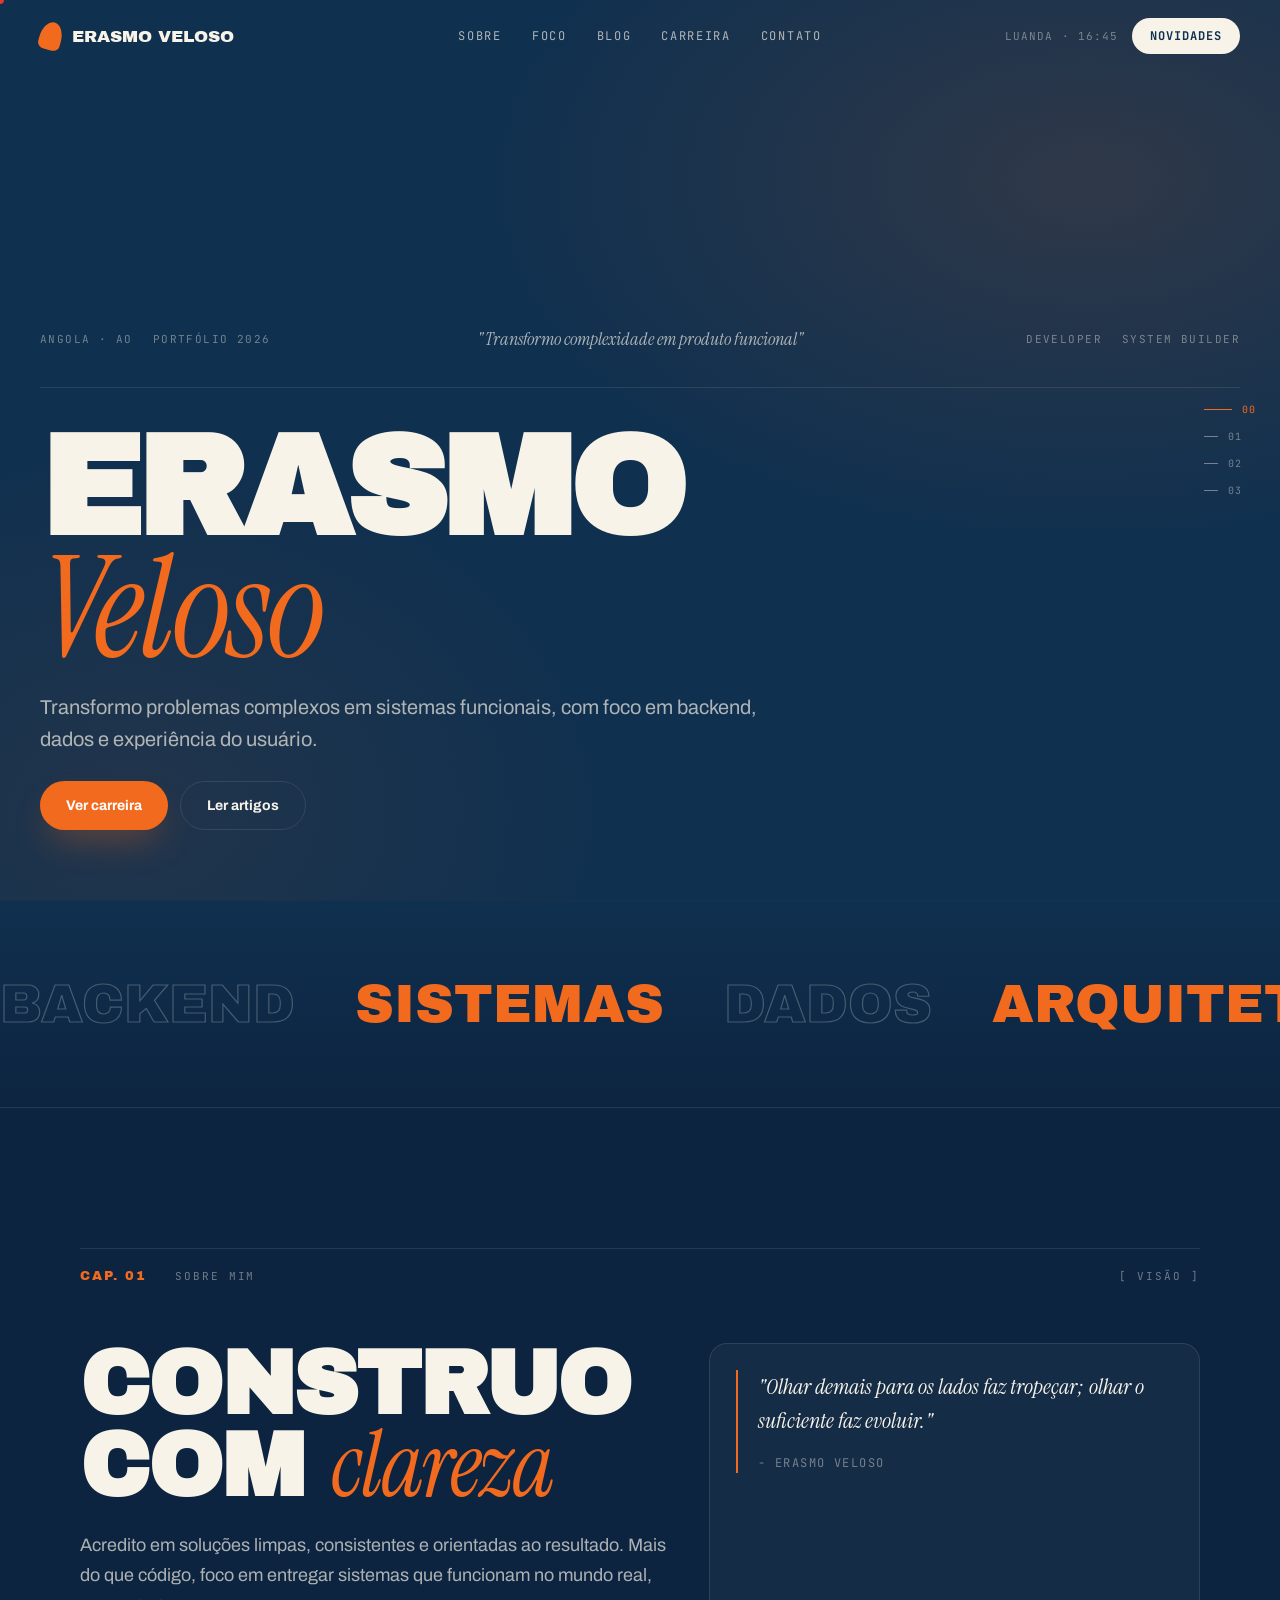
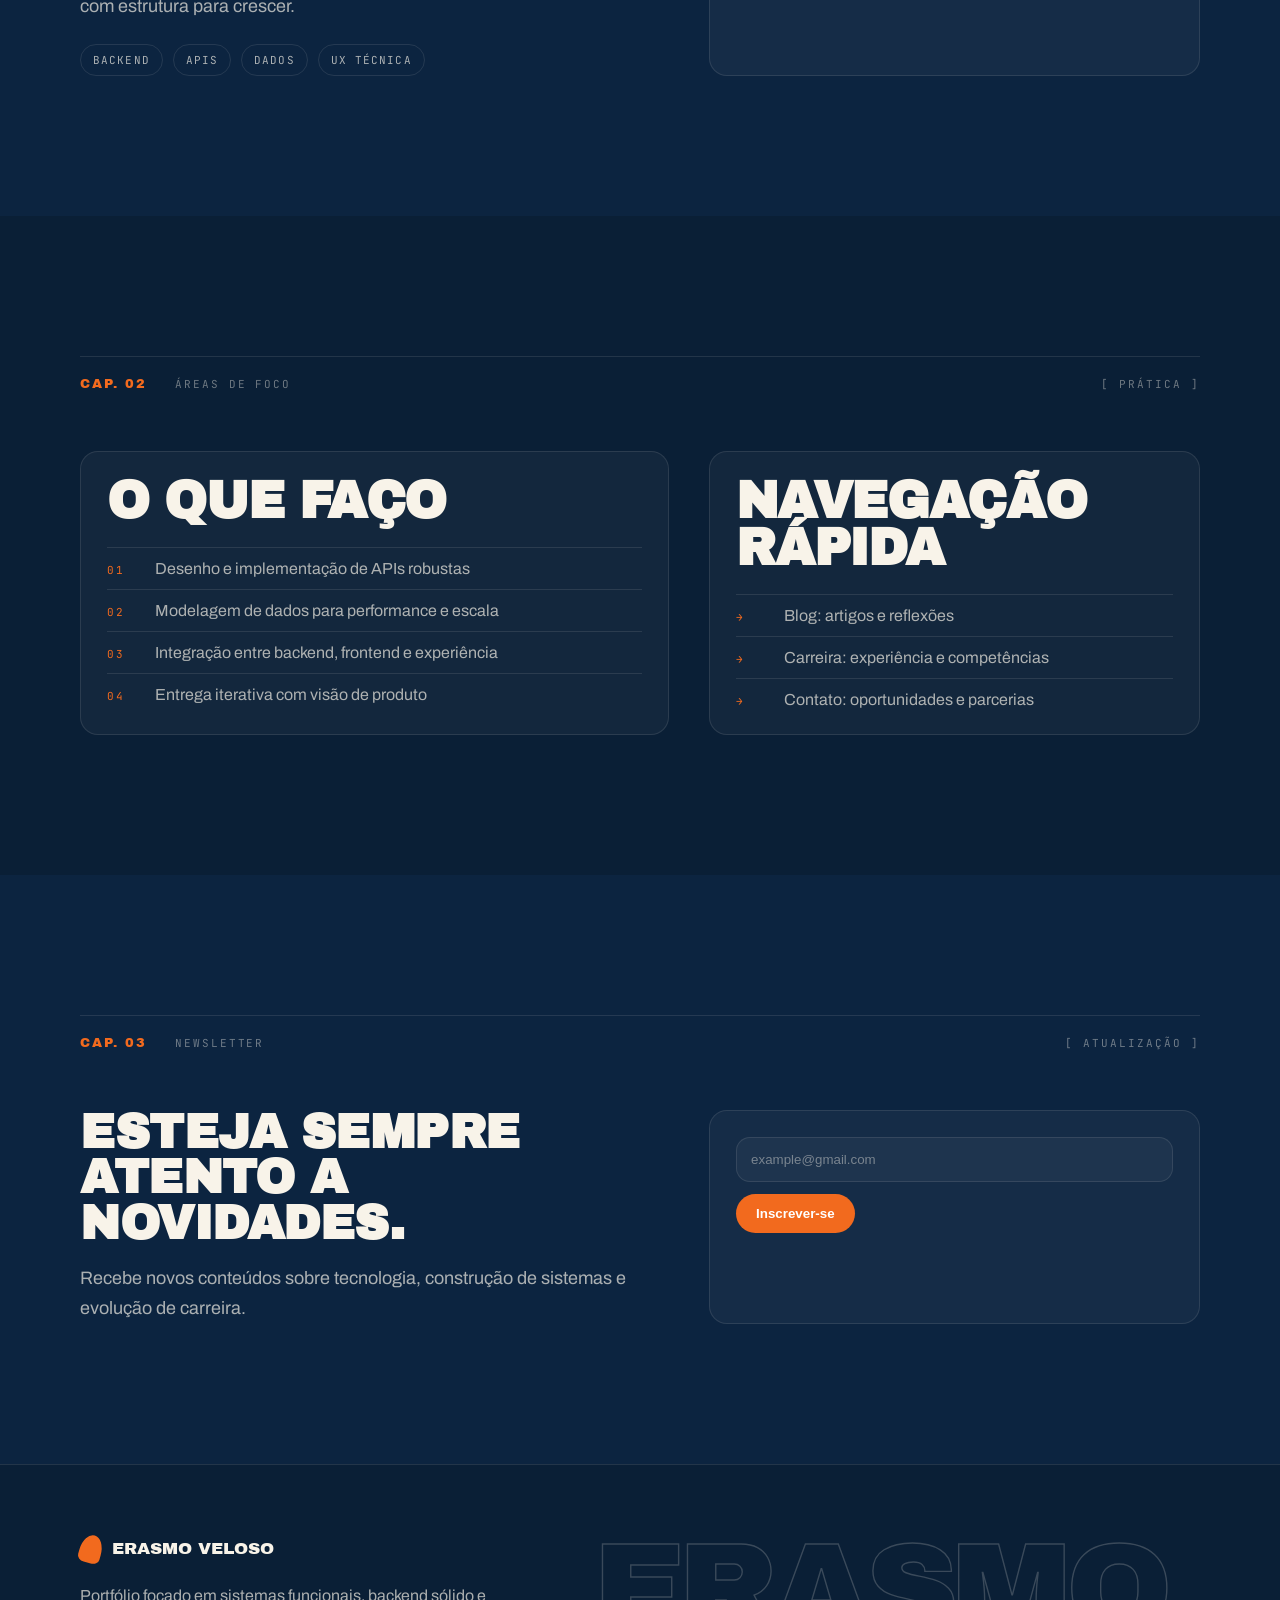
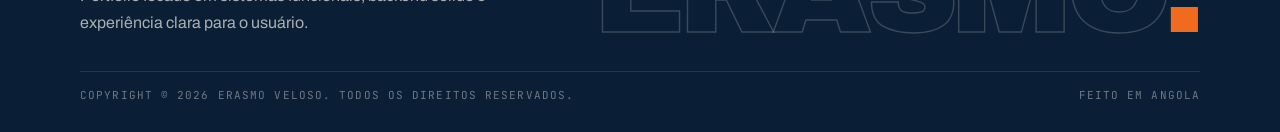
<file: index.html>
<!doctype html>
<html lang="pt">
  <head>
    <meta charset="UTF-8" />
    <meta name="viewport" content="width=device-width, initial-scale=1.0" />
    <title>Erasmo Veloso | Portfólio</title>
    <link rel="preconnect" href="https://fonts.googleapis.com" />
    <link rel="preconnect" href="https://fonts.gstatic.com" crossorigin />
    <link
      href="https://fonts.googleapis.com/css2?family=Archivo+Black&family=Archivo:wght@300;400;500;600;700;800;900&family=Instrument+Serif:ital@0;1&family=JetBrains+Mono:wght@400;500;600&display=swap"
      rel="stylesheet"
    />
    <style>
      :root {
        --navy-0: #0c2440;
        --navy: #10304f;
        --navy-2: #0a1f36;
        --navy-3: #183a5d;
        --orange: #f26a1e;
        --orange-2: #ff7a2b;
        --orange-glow: rgba(242, 106, 30, 0.35);
        --ink: #f8f3e9;
        --ink-dim: rgba(248, 243, 233, 0.68);
        --ink-muted: rgba(248, 243, 233, 0.42);
        --rule: rgba(248, 243, 233, 0.1);
        --rule-soft: rgba(248, 243, 233, 0.06);
        --ease: cubic-bezier(0.2, 0.8, 0.2, 1);
        --ease-out: cubic-bezier(0.16, 1, 0.3, 1);
      }

      * {
        box-sizing: border-box;
        margin: 0;
        padding: 0;
      }
      html {
        scroll-behavior: smooth;
      }
      body {
        background: var(--navy);
        color: var(--ink);
        font-family: "Archivo", system-ui, sans-serif;
        overflow-x: hidden;
      }
      a {
        color: inherit;
        text-decoration: none;
      }

      .wrap {
        max-width: 1280px;
        margin: 0 auto;
        padding: 0 40px;
      }

      .cursor {
        position: fixed;
        top: 0;
        left: 0;
        width: 8px;
        height: 8px;
        border-radius: 50%;
        background: var(--orange);
        pointer-events: none;
        z-index: 9999;
        mix-blend-mode: difference;
        transform: translate(-50%, -50%);
        transition:
          width 0.25s var(--ease-out),
          height 0.25s var(--ease-out);
      }
      .cursor.big {
        width: 44px;
        height: 44px;
      }
      @media (hover: none), (max-width: 900px) {
        .cursor {
          display: none;
        }
      }

      .progress-wrap {
        position: fixed;
        top: 0;
        left: 0;
        right: 0;
        height: 2px;
        z-index: 60;
      }
      .progress {
        height: 100%;
        background: var(--orange);
        transform-origin: left;
        transform: scaleX(0);
      }

      nav.top {
        position: fixed;
        top: 0;
        left: 0;
        right: 0;
        z-index: 50;
        display: grid;
        grid-template-columns: 1fr auto 1fr;
        align-items: center;
        padding: 18px 40px;
        transition:
          background 0.4s var(--ease),
          backdrop-filter 0.4s;
      }
      nav.top.scrolled {
        background: rgba(10, 31, 54, 0.72);
        backdrop-filter: blur(16px) saturate(160%);
      }
      .brand {
        display: inline-flex;
        align-items: center;
        gap: 10px;
        font-family: "Archivo Black", sans-serif;
        font-size: 17px;
        text-transform: uppercase;
      }
      .brand-mark {
        width: 22px;
        height: 28px;
        background: var(--orange);
        border-radius: 60% 60% 40% 40% / 75% 75% 25% 25%;
        transform: rotate(16deg);
        transition: transform 0.3s var(--ease);
      }
      .brand:hover .brand-mark {
        transform: rotate(28deg);
      }
      nav .links {
        display: flex;
        gap: 30px;
        justify-content: center;
        font-size: 12px;
        font-family: "JetBrains Mono", monospace;
        letter-spacing: 0.14em;
        text-transform: uppercase;
        color: var(--ink-dim);
      }
      nav .links a {
        position: relative;
        padding: 6px 0;
      }
      nav .links a::after {
        content: "";
        position: absolute;
        left: 0;
        right: 0;
        bottom: 0;
        height: 1px;
        background: var(--orange);
        transform: scaleX(0);
        transform-origin: right;
        transition: transform 0.35s var(--ease);
      }
      nav .links a:hover::after {
        transform: scaleX(1);
        transform-origin: left;
      }
      nav .end {
        justify-self: end;
        display: flex;
        align-items: center;
        gap: 14px;
      }
      .time {
        font-family: "JetBrains Mono", monospace;
        font-size: 11px;
        letter-spacing: 0.1em;
        color: var(--ink-muted);
      }
      .cta-small {
        padding: 10px 18px;
        border-radius: 999px;
        background: var(--ink);
        color: var(--navy);
        font-weight: 700;
        font-size: 12px;
        font-family: "JetBrains Mono", monospace;
        letter-spacing: 0.08em;
        text-transform: uppercase;
        transition: all 0.25s var(--ease);
      }
      .cta-small:hover {
        background: var(--orange);
        color: #fff;
        transform: translateY(-1px);
      }
      @media (max-width: 900px) {
        nav .links,
        .time {
          display: none;
        }
        nav.top {
          grid-template-columns: 1fr auto;
          padding: 14px 20px;
        }
      }

      .side-index {
        position: fixed;
        right: 24px;
        top: 50%;
        transform: translateY(-50%);
        z-index: 40;
        display: flex;
        flex-direction: column;
        gap: 14px;
        font-family: "JetBrains Mono", monospace;
        font-size: 10px;
        letter-spacing: 0.1em;
        color: var(--ink-muted);
      }
      .side-index a {
        display: flex;
        align-items: center;
        gap: 10px;
      }
      .side-index a .tick {
        width: 14px;
        height: 1px;
        background: currentColor;
        transition: width 0.3s var(--ease);
      }
      .side-index a.active {
        color: var(--orange);
      }
      .side-index a.active .tick {
        width: 28px;
      }
      @media (max-width: 980px) {
        .side-index {
          display: none;
        }
      }

      .hero {
        min-height: 100vh;
        display: flex;
        align-items: flex-end;
        padding: 120px 40px 70px;
        position: relative;
      }
      .hero::before {
        content: "";
        position: absolute;
        inset: 0;
        background:
          radial-gradient(
            1000px 600px at 85% 20%,
            rgba(242, 106, 30, 0.14),
            transparent 60%
          ),
          radial-gradient(
            800px 600px at 10% 90%,
            rgba(242, 106, 30, 0.08),
            transparent 60%
          );
        pointer-events: none;
      }
      .hero-grid {
        width: 100%;
        max-width: 1280px;
        margin: 0 auto;
        position: relative;
        z-index: 2;
        display: grid;
        gap: 40px;
      }
      .hero-meta {
        display: grid;
        grid-template-columns: 1fr auto 1fr;
        align-items: center;
        gap: 24px;
        padding-bottom: 36px;
        border-bottom: 1px solid var(--rule);
      }
      .hero-meta .l,
      .hero-meta .r {
        display: flex;
        gap: 20px;
        font-family: "JetBrains Mono", monospace;
        font-size: 11px;
        letter-spacing: 0.13em;
        text-transform: uppercase;
        color: var(--ink-muted);
      }
      .hero-meta .r {
        justify-content: flex-end;
      }
      .hero-meta .sig {
        font-family: "Instrument Serif", serif;
        font-style: italic;
        color: var(--ink-dim);
        font-size: 18px;
      }
      .hero h1 {
        font-family: "Archivo Black", sans-serif;
        text-transform: uppercase;
        line-height: 0.86;
        letter-spacing: -0.04em;
        font-size: clamp(64px, 11vw, 180px);
        margin-bottom: 20px;
      }
      .hero h1 .ser {
        font-family: "Instrument Serif", serif;
        font-style: italic;
        font-weight: 400;
        text-transform: none;
        color: var(--orange);
        letter-spacing: -0.02em;
      }
      .hero-sub {
        max-width: 740px;
        font-size: 20px;
        line-height: 1.6;
        color: var(--ink-dim);
      }
      .hero-actions {
        display: flex;
        flex-wrap: wrap;
        gap: 12px;
        margin-top: 26px;
      }

      .btn {
        display: inline-flex;
        align-items: center;
        gap: 12px;
        padding: 16px 26px;
        border-radius: 999px;
        font-size: 14px;
        font-weight: 700;
        transition: all 0.3s var(--ease);
      }
      .btn-primary {
        background: var(--orange);
        color: #fff;
        box-shadow: 0 18px 34px -10px var(--orange-glow);
      }
      .btn-primary:hover {
        transform: translateY(-2px);
        background: var(--orange-2);
      }
      .btn-ghost {
        border: 1px solid var(--rule);
        color: var(--ink);
      }
      .btn-ghost:hover {
        border-color: var(--ink);
        background: rgba(255, 255, 255, 0.04);
      }

      .seam {
        padding: 74px 0;
        border-top: 1px solid var(--rule-soft);
        border-bottom: 1px solid var(--rule-soft);
        overflow: hidden;
        background: linear-gradient(180deg, var(--navy) 0%, var(--navy-0) 100%);
      }
      .seam-track {
        display: flex;
        gap: 60px;
        white-space: nowrap;
        animation: ticker 36s linear infinite;
        font-family: "Archivo Black", sans-serif;
        font-size: clamp(28px, 4.2vw, 56px);
        text-transform: uppercase;
        color: transparent;
        -webkit-text-stroke: 1.2px rgba(248, 243, 233, 0.25);
      }
      .seam-track .fill {
        color: var(--orange);
        -webkit-text-stroke: 0;
      }
      @keyframes ticker {
        to {
          transform: translateX(-50%);
        }
      }

      .chapter {
        padding: 140px 40px;
        background: var(--navy-0);
      }
      .chapter:nth-of-type(even) {
        background: var(--navy-2);
      }
      .chapter-head {
        display: grid;
        grid-template-columns: auto 1fr auto;
        gap: 28px;
        align-items: baseline;
        border-top: 1px solid var(--rule);
        padding-top: 20px;
        margin-bottom: 60px;
      }
      .chapter-head .num {
        font-family: "Archivo Black", sans-serif;
        font-size: 13px;
        letter-spacing: 0.15em;
        color: var(--orange);
      }
      .chapter-head .label,
      .chapter-head .meta {
        font-family: "JetBrains Mono", monospace;
        font-size: 11px;
        text-transform: uppercase;
        letter-spacing: 0.18em;
        color: var(--ink-muted);
      }

      .grid-2 {
        display: grid;
        grid-template-columns: 1.2fr 1fr;
        gap: 40px;
      }
      .card {
        background: rgba(255, 255, 255, 0.04);
        border: 1px solid var(--rule);
        border-radius: 18px;
        padding: 26px;
        transition:
          transform 0.35s var(--ease),
          background 0.35s var(--ease);
      }
      .card:hover {
        transform: translateY(-4px);
        background: rgba(255, 255, 255, 0.06);
      }
      .big-title {
        font-family: "Archivo Black", sans-serif;
        text-transform: uppercase;
        line-height: 0.92;
        letter-spacing: -0.025em;
        font-size: clamp(44px, 7vw, 96px);
        margin-bottom: 22px;
      }
      .big-title .ser {
        font-family: "Instrument Serif", serif;
        font-style: italic;
        font-weight: 400;
        text-transform: none;
        color: var(--orange);
      }
      .lead {
        color: var(--ink-dim);
        line-height: 1.7;
        font-size: 18px;
        max-width: 70ch;
      }

      .quote {
        border-left: 2px solid var(--orange);
        padding-left: 20px;
        font-size: 22px;
        line-height: 1.55;
        color: var(--ink);
        font-family: "Instrument Serif", serif;
        font-style: italic;
      }
      .quote small {
        display: block;
        margin-top: 16px;
        font-size: 12px;
        letter-spacing: 0.12em;
        text-transform: uppercase;
        color: var(--ink-muted);
        font-family: "JetBrains Mono", monospace;
        font-style: normal;
      }

      .pill-list {
        display: flex;
        flex-wrap: wrap;
        gap: 10px;
        margin-top: 22px;
      }
      .pill {
        border: 1px solid var(--rule);
        border-radius: 999px;
        padding: 8px 12px;
        font-size: 11px;
        letter-spacing: 0.1em;
        text-transform: uppercase;
        font-family: "JetBrains Mono", monospace;
        color: var(--ink-dim);
      }

      .list {
        display: grid;
        gap: 12px;
      }
      .row {
        display: grid;
        grid-template-columns: 34px 1fr;
        gap: 14px;
        align-items: baseline;
        border-top: 1px solid var(--rule);
        padding-top: 12px;
        color: var(--ink-dim);
      }
      .row .k {
        font-family: "JetBrains Mono", monospace;
        color: var(--orange);
        font-size: 11px;
        letter-spacing: 0.18em;
      }

      .newsletter form {
        display: grid;
        gap: 12px;
        max-width: 560px;
      }
      .newsletter h3 {
        font-family: "Archivo Black", sans-serif;
        text-transform: uppercase;
        letter-spacing: -0.01em;
        font-size: clamp(26px, 4vw, 48px);
        line-height: 0.95;
      }
      .newsletter input[type="email"] {
        width: 100%;
        border: 1px solid var(--rule);
        background: rgba(255, 255, 255, 0.04);
        color: var(--ink);
        border-radius: 14px;
        padding: 14px;
        outline: none;
        transition:
          border-color 0.25s,
          box-shadow 0.25s;
      }
      .newsletter input[type="email"]::placeholder {
        color: var(--ink-muted);
      }
      .newsletter input[type="email"]:focus {
        border-color: var(--orange);
        box-shadow: 0 0 0 4px rgba(242, 106, 30, 0.18);
      }
      .newsletter input[type="submit"] {
        width: fit-content;
        border: 0;
        background: var(--orange);
        color: #fff;
        border-radius: 999px;
        padding: 12px 20px;
        font-weight: 700;
        cursor: pointer;
        transition:
          transform 0.2s var(--ease),
          background 0.2s;
      }
      .newsletter input[type="submit"]:hover {
        transform: translateY(-1px);
        background: var(--orange-2);
      }

      footer {
        background: var(--navy-2);
        border-top: 1px solid var(--rule);
        padding: 70px 40px 30px;
      }
      .footer-grid {
        display: grid;
        grid-template-columns: 1.2fr 1fr;
        gap: 28px;
        margin-bottom: 26px;
      }
      .footer-title {
        font-family: "Archivo Black", sans-serif;
        font-size: clamp(60px, 10vw, 140px);
        line-height: 0.86;
        letter-spacing: -0.05em;
        text-transform: uppercase;
        color: transparent;
        -webkit-text-stroke: 1.4px rgba(248, 243, 233, 0.2);
      }
      .footer-title .fill {
        color: var(--orange);
        -webkit-text-stroke: 0;
      }
      .footer-note {
        display: flex;
        justify-content: space-between;
        gap: 12px;
        border-top: 1px solid var(--rule);
        padding-top: 16px;
        color: var(--ink-muted);
        font-family: "JetBrains Mono", monospace;
        font-size: 11px;
        letter-spacing: 0.1em;
        text-transform: uppercase;
      }

      .rev {
        opacity: 0;
        transform: translateY(42px);
        transition:
          opacity 1s var(--ease-out),
          transform 1s var(--ease-out);
      }
      .rev.in {
        opacity: 1;
        transform: none;
      }

      @media (max-width: 980px) {
        .hero {
          padding: 100px 24px 56px;
        }
        .hero-meta {
          grid-template-columns: 1fr;
        }
        .hero-meta .r {
          justify-content: flex-start;
        }
        .chapter,
        footer {
          padding-left: 24px;
          padding-right: 24px;
        }
        .grid-2 {
          grid-template-columns: 1fr;
        }
        .footer-grid {
          grid-template-columns: 1fr;
        }
        .footer-note {
          flex-direction: column;
        }
        .newsletter input[type="submit"] {
          width: 100%;
        }
      }
    </style>
  </head>
  <body>
    <div class="cursor" id="cursor"></div>
    <div class="progress-wrap"><div class="progress" id="progress"></div></div>

    <nav class="top" id="nav">
      <a href="#hero" class="brand"
        ><span class="brand-mark"></span>Erasmo Veloso</a
      >
      <div class="links">
        <a href="#sobre">Sobre</a>
        <a href="#foco">Foco</a>
        <a href="pages/blog.html">Blog</a>
        <a href="pages/carreira.html">Carreira</a>
        <a href="pages/contato.html">Contato</a>
      </div>
      <div class="end">
        <span class="time" id="clock">LUANDA · --:--</span>
        <a href="#newsletter" class="cta-small">Novidades</a>
      </div>
    </nav>

    <div class="side-index">
      <a href="#hero" data-for="hero"><span class="tick"></span>00</a>
      <a href="#sobre" data-for="sobre"><span class="tick"></span>01</a>
      <a href="#foco" data-for="foco"><span class="tick"></span>02</a>
      <a href="#newsletter" data-for="newsletter"
        ><span class="tick"></span>03</a
      >
    </div>

    <section class="hero" id="hero">
      <div class="hero-grid">
        <div class="hero-meta rev">
          <div class="l">
            <span>Angola · AO</span><span>Portfólio 2026</span>
          </div>
          <span class="sig"
            >"Transformo complexidade em produto funcional"</span
          >
          <div class="r"><span>Developer</span><span>System Builder</span></div>
        </div>

        <div class="rev">
          <h1>
            Erasmo<br />
            <span class="ser">Veloso</span>
          </h1>
          <p class="hero-sub">
            Transformo problemas complexos em sistemas funcionais, com foco em
            backend, dados e experiência do usuário.
          </p>
          <div class="hero-actions">
            <a href="pages/carreira.html" class="btn btn-primary"
              >Ver carreira</a
            >
            <a href="pages/blog.html" class="btn btn-ghost">Ler artigos</a>
          </div>
        </div>
      </div>
    </section>

    <section class="seam" aria-hidden="true">
      <div class="seam-track">
        <span>Backend</span>
        <span class="fill">Sistemas</span>
        <span>Dados</span>
        <span class="fill">Arquitetura</span>
        <span>Experiência</span>
        <span class="fill">Produto</span>
        <span>Backend</span>
        <span class="fill">Sistemas</span>
        <span>Dados</span>
        <span class="fill">Arquitetura</span>
        <span>Experiência</span>
        <span class="fill">Produto</span>
      </div>
    </section>

    <section class="chapter" id="sobre">
      <div class="wrap">
        <div class="chapter-head rev">
          <span class="num">CAP. 01</span>
          <span class="label">Sobre mim</span>
          <span class="meta">[ visão ]</span>
        </div>

        <div class="grid-2">
          <div class="rev">
            <h2 class="big-title">
              Construo com <span class="ser">clareza</span>
            </h2>
            <p class="lead">
              Acredito em soluções limpas, consistentes e orientadas ao
              resultado. Mais do que código, foco em entregar sistemas que
              funcionam no mundo real, com estrutura para crescer.
            </p>
            <div class="pill-list">
              <span class="pill">Backend</span>
              <span class="pill">APIs</span>
              <span class="pill">Dados</span>
              <span class="pill">UX técnica</span>
            </div>
          </div>

          <div class="card rev">
            <p class="quote">
              "Olhar demais para os lados faz tropeçar; olhar o suficiente faz
              evoluir."
              <small>- Erasmo Veloso</small>
            </p>
          </div>
        </div>
      </div>
    </section>

    <section class="chapter" id="foco">
      <div class="wrap">
        <div class="chapter-head rev">
          <span class="num">CAP. 02</span>
          <span class="label">Áreas de foco</span>
          <span class="meta">[ prática ]</span>
        </div>

        <div class="grid-2">
          <div class="card rev">
            <h3 class="big-title" style="font-size: clamp(30px, 4vw, 58px)">
              O que faço
            </h3>
            <div class="list">
              <div class="row">
                <span class="k">01</span
                ><span>Desenho e implementação de APIs robustas</span>
              </div>
              <div class="row">
                <span class="k">02</span
                ><span>Modelagem de dados para performance e escala</span>
              </div>
              <div class="row">
                <span class="k">03</span
                ><span>Integração entre backend, frontend e experiência</span>
              </div>
              <div class="row">
                <span class="k">04</span
                ><span>Entrega iterativa com visão de produto</span>
              </div>
            </div>
          </div>

          <div class="card rev">
            <h3 class="big-title" style="font-size: clamp(30px, 4vw, 58px)">
              Navegação rápida
            </h3>
            <div class="list">
              <div class="row">
                <span class="k">→</span
                ><a href="pages/blog.html">Blog: artigos e reflexões</a>
              </div>
              <div class="row">
                <span class="k">→</span
                ><a href="pages/carreira.html"
                  >Carreira: experiência e competências</a
                >
              </div>
              <div class="row">
                <span class="k">→</span
                ><a href="pages/contato.html"
                  >Contato: oportunidades e parcerias</a
                >
              </div>
            </div>
          </div>
        </div>
      </div>
    </section>

    <section class="chapter newsletter" id="newsletter">
      <div class="wrap">
        <div class="chapter-head rev">
          <span class="num">CAP. 03</span>
          <span class="label">Newsletter</span>
          <span class="meta">[ atualização ]</span>
        </div>

        <div class="grid-2">
          <div class="rev">
            <h3>Esteja sempre atento a novidades.</h3>
            <p class="lead" style="margin-top: 16px">
              Recebe novos conteúdos sobre tecnologia, construção de sistemas e
              evolução de carreira.
            </p>
          </div>
          <div class="card rev">
            <form action="">
              <input type="email" placeholder="example@gmail.com" required />
              <input type="submit" value="Inscrever-se" />
            </form>
          </div>
        </div>
      </div>
    </section>

    <footer>
      <div class="wrap">
        <div class="footer-grid">
          <div>
            <div class="brand">
              <span class="brand-mark"></span>Erasmo Veloso
            </div>
            <p class="lead" style="font-size: 16px; margin-top: 16px">
              Portfólio focado em sistemas funcionais, backend sólido e
              experiência clara para o usuário.
            </p>
          </div>
          <div class="footer-title">Erasmo<span class="fill">.</span></div>
        </div>
        <div class="footer-note">
          <span
            >Copyright © 2026 Erasmo Veloso. Todos os direitos reservados.</span
          >
          <span>Feito em Angola</span>
        </div>
      </div>
    </footer>

    <script>
      const clock = document.getElementById("clock");
      function tick() {
        const now = new Date();
        const t = now.toLocaleTimeString("pt-PT", {
          hour: "2-digit",
          minute: "2-digit",
          timeZone: "Africa/Luanda",
        });
        if (clock) clock.textContent = `LUANDA · ${t}`;
      }
      tick();
      setInterval(tick, 30000);

      const progress = document.getElementById("progress");
      const nav = document.getElementById("nav");
      function onScroll() {
        const h = document.documentElement;
        const pct = h.scrollTop / (h.scrollHeight - h.clientHeight);
        progress.style.transform = `scaleX(${pct})`;
        if (window.scrollY > 60) nav.classList.add("scrolled");
        else nav.classList.remove("scrolled");
      }
      window.addEventListener("scroll", onScroll, { passive: true });
      onScroll();

      const io = new IntersectionObserver(
        (entries) => {
          entries.forEach((entry) => {
            if (entry.isIntersecting) {
              entry.target.classList.add("in");
              io.unobserve(entry.target);
            }
          });
        },
        { threshold: 0.12, rootMargin: "0px 0px -80px 0px" },
      );
      document.querySelectorAll(".rev").forEach((el) => io.observe(el));

      const sideLinks = [...document.querySelectorAll(".side-index a")];
      const sections = sideLinks.map((a) =>
        document.getElementById(a.dataset.for),
      );
      const sIo = new IntersectionObserver(
        (entries) => {
          entries.forEach((entry) => {
            if (entry.isIntersecting) {
              const id = entry.target.id;
              sideLinks.forEach((a) =>
                a.classList.toggle("active", a.dataset.for === id),
              );
            }
          });
        },
        { rootMargin: "-40% 0px -40% 0px" },
      );
      sections.forEach((s) => s && sIo.observe(s));

      const cursor = document.getElementById("cursor");
      let cx = 0;
      let cy = 0;
      let tx = 0;
      let ty = 0;
      window.addEventListener("mousemove", (e) => {
        tx = e.clientX;
        ty = e.clientY;
      });

      function cursorLoop() {
        cx += (tx - cx) * 0.22;
        cy += (ty - cy) * 0.22;
        if (cursor) {
          cursor.style.transform = `translate(${cx}px, ${cy}px) translate(-50%,-50%)`;
        }
        requestAnimationFrame(cursorLoop);
      }
      cursorLoop();

      document
        .querySelectorAll("a, button, .btn, .card, .row")
        .forEach((el) => {
          el.addEventListener("mouseenter", () => cursor?.classList.add("big"));
          el.addEventListener("mouseleave", () =>
            cursor?.classList.remove("big"),
          );
        });
    </script>
  </body>
</html>
</file>
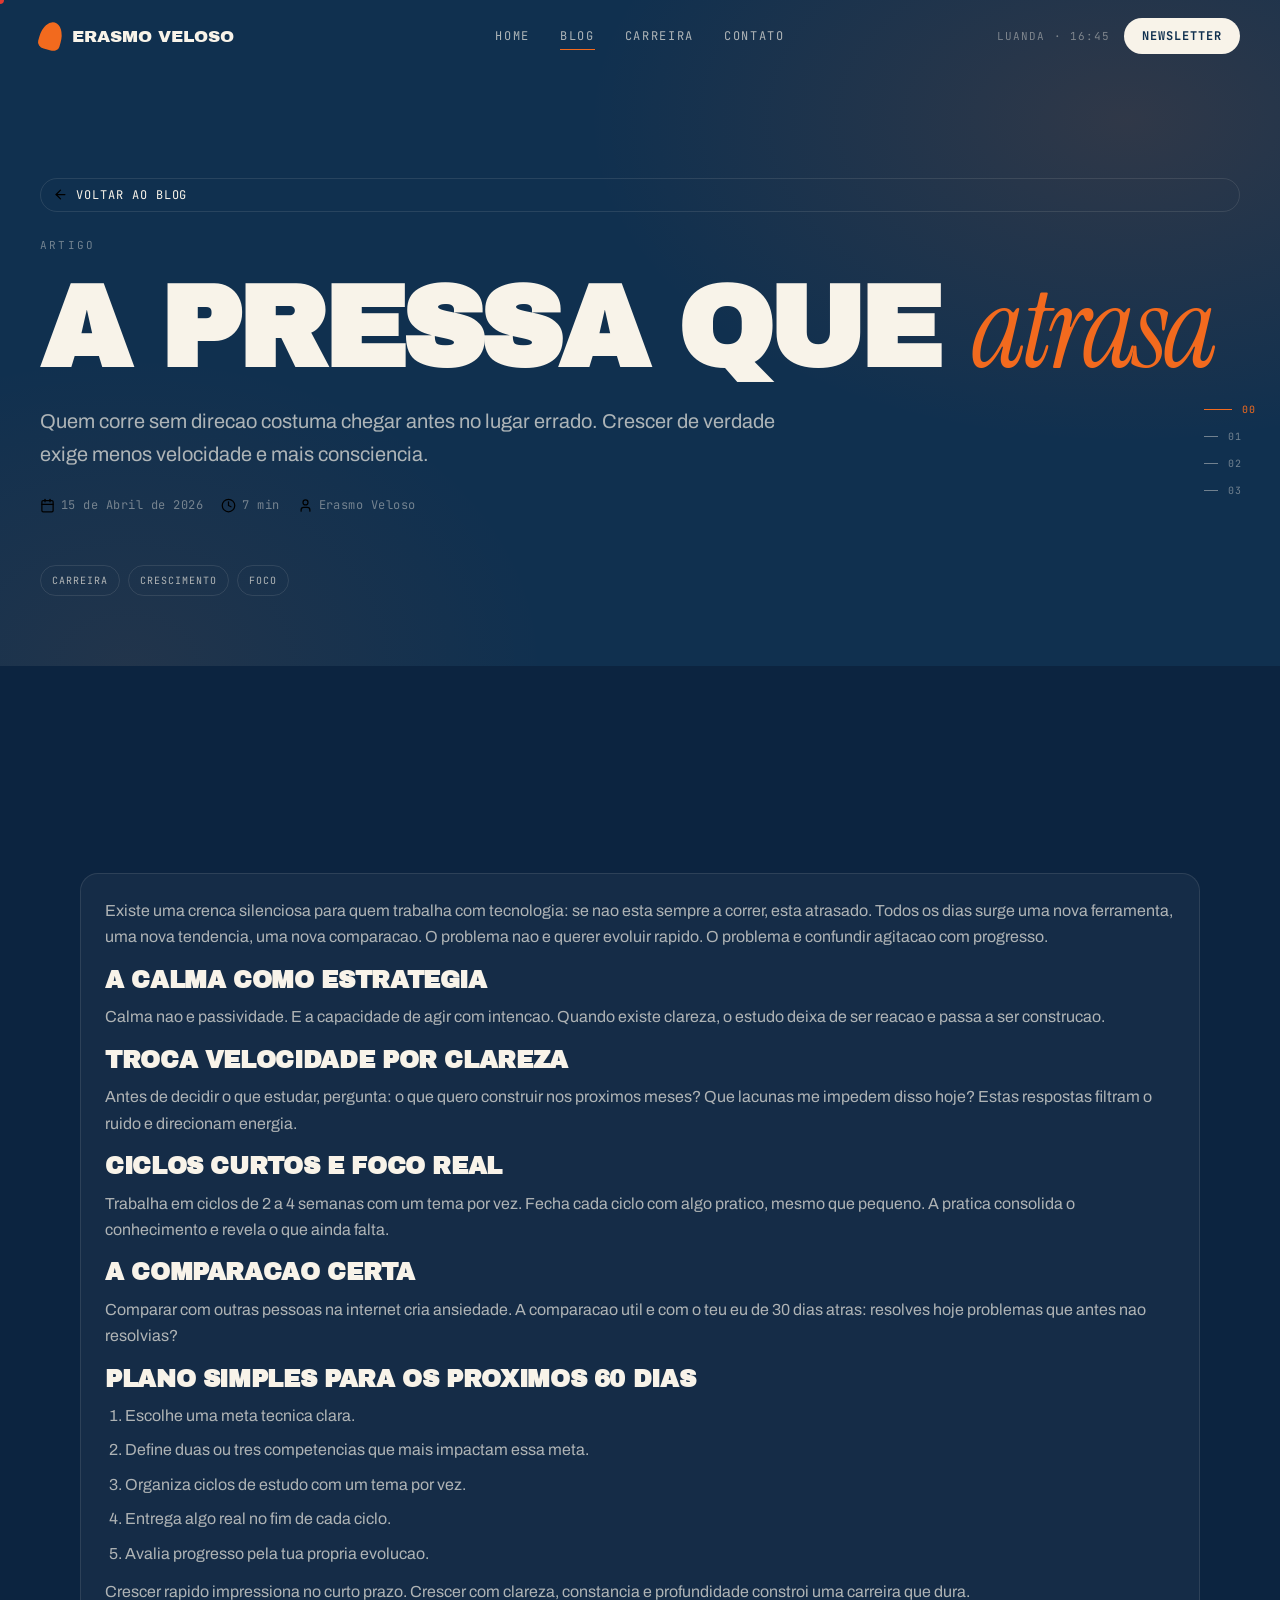
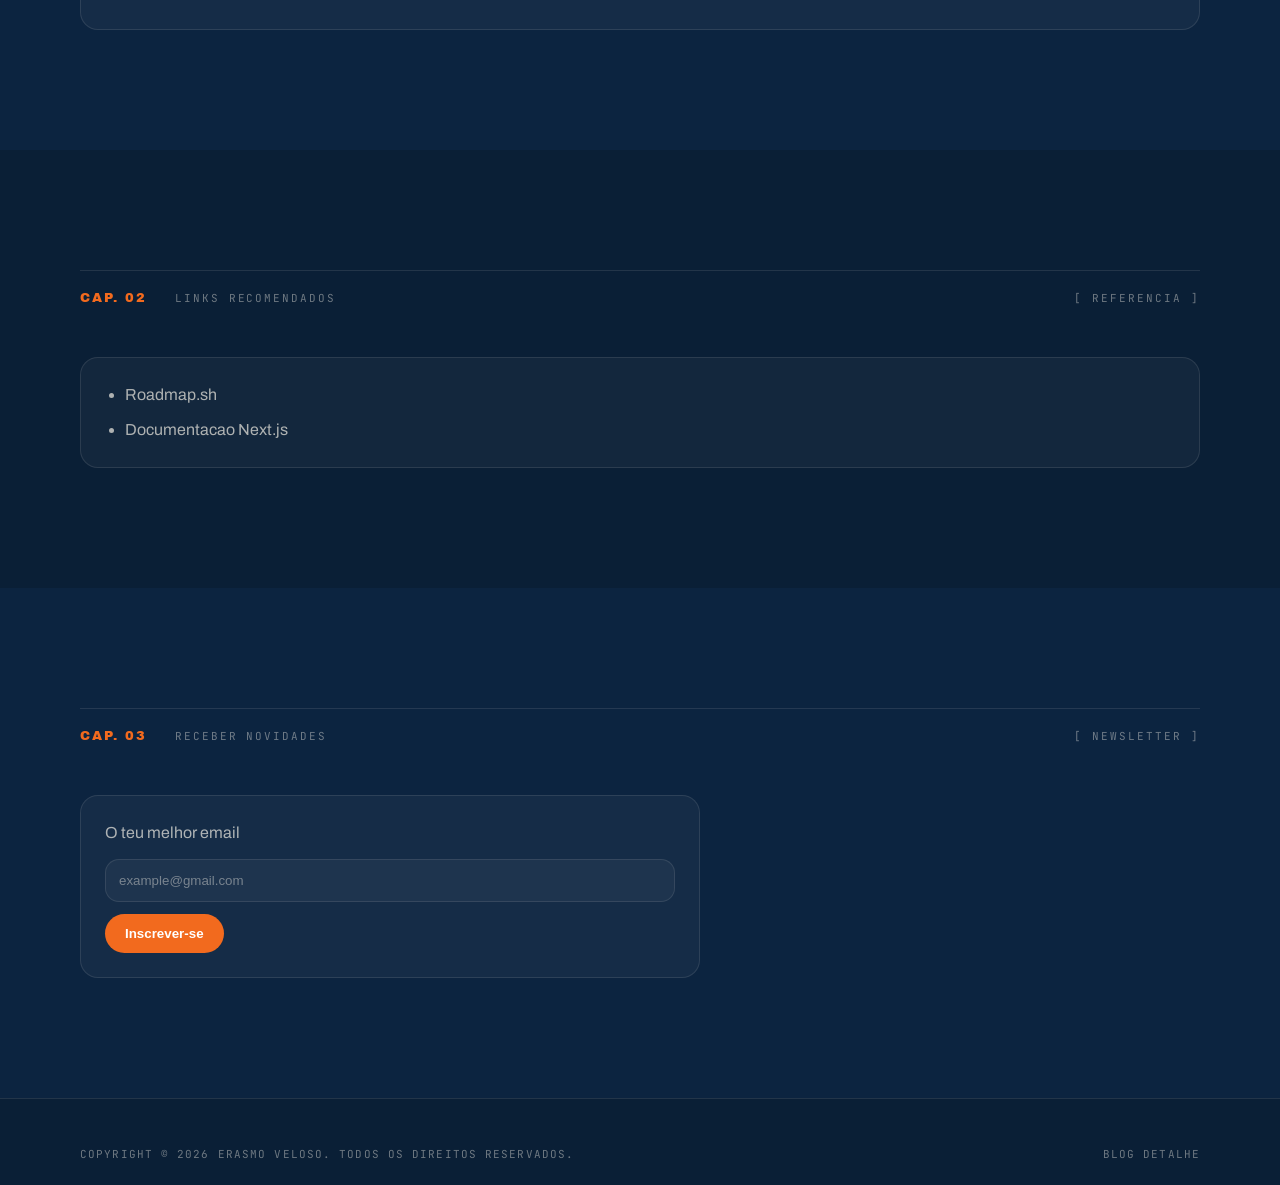
<file: pages/blog-detalhe.html>
<!doctype html>
<html lang="pt">
  <head>
    <meta charset="UTF-8" />
    <meta name="viewport" content="width=device-width, initial-scale=1.0" />
    <title>Erasmo Veloso | Blog - A pressa que atrasa</title>
    <link rel="preconnect" href="https://fonts.googleapis.com" />
    <link rel="preconnect" href="https://fonts.gstatic.com" crossorigin />
    <link
      href="https://fonts.googleapis.com/css2?family=Archivo+Black&family=Archivo:wght@300;400;500;600;700;800;900&family=Instrument+Serif:ital@0;1&family=JetBrains+Mono:wght@400;500;600&display=swap"
      rel="stylesheet"
    />
    <link rel="stylesheet" href="layout.css" />
  </head>
  <body>
    <div class="cursor" id="cursor"></div>
    <div class="progress-wrap"><div class="progress" id="progress"></div></div>

    <nav class="top" id="nav">
      <a href="../index.html" class="brand"
        ><span class="brand-mark"></span>Erasmo Veloso</a
      >
      <div class="links">
        <a href="../index.html">Home</a>
        <a href="blog.html" class="active">Blog</a>
        <a href="carreira.html">Carreira</a>
        <a href="contato.html">Contato</a>
      </div>
      <div class="end">
        <span class="time" id="clock">LUANDA · --:--</span>
        <a href="#news" class="cta-small">Newsletter</a>
      </div>
    </nav>

    <div class="side-index">
      <a href="#hero" data-for="hero"><span class="tick"></span>00</a>
      <a href="#artigo" data-for="artigo"><span class="tick"></span>01</a>
      <a href="#links" data-for="links"><span class="tick"></span>02</a>
      <a href="#news" data-for="news"><span class="tick"></span>03</a>
    </div>

    <section class="hero-page" id="hero">
      <div class="hero-grid rev">
        <a class="back-link" href="blog.html"
          ><img src="../images/arrow-left.svg" alt="" /> Voltar ao Blog</a
        >
        <span class="eyebrow">Artigo</span>
        <h1>A pressa que <span class="ser">atrasa</span></h1>
        <p class="lead">
          Quem corre sem direcao costuma chegar antes no lugar errado. Crescer
          de verdade exige menos velocidade e mais consciencia.
        </p>
        <div class="meta-row">
          <span
            ><img src="../images/calendar.svg" alt="" /> 15 de Abril de
            2026</span
          >
          <span><img src="../images/clock.svg" alt="" /> 7 min</span>
          <span><img src="../images/user.svg" alt="" /> Erasmo Veloso</span>
        </div>
        <div class="tag-list">
          <span class="tag">carreira</span>
          <span class="tag">crescimento</span>
          <span class="tag">foco</span>
        </div>
      </div>
    </section>

    <section class="page-section" id="artigo">
      <div class="wrap">
        <div class="chapter-head rev">
          <span class="num">CAP. 01</span>
          <span class="label">Conteudo</span>
          <span class="meta">[ leitura ]</span>
        </div>
        <article class="card rev">
          <p>
            Existe uma crenca silenciosa para quem trabalha com tecnologia: se
            nao esta sempre a correr, esta atrasado. Todos os dias surge uma
            nova ferramenta, uma nova tendencia, uma nova comparacao. O problema
            nao e querer evoluir rapido. O problema e confundir agitacao com
            progresso.
          </p>
          <h2 style="margin-top: 18px">A calma como estrategia</h2>
          <p>
            Calma nao e passividade. E a capacidade de agir com intencao. Quando
            existe clareza, o estudo deixa de ser reacao e passa a ser
            construcao.
          </p>
          <h2 style="margin-top: 18px">Troca velocidade por clareza</h2>
          <p>
            Antes de decidir o que estudar, pergunta: o que quero construir nos
            proximos meses? Que lacunas me impedem disso hoje? Estas respostas
            filtram o ruido e direcionam energia.
          </p>
          <h2 style="margin-top: 18px">Ciclos curtos e foco real</h2>
          <p>
            Trabalha em ciclos de 2 a 4 semanas com um tema por vez. Fecha cada
            ciclo com algo pratico, mesmo que pequeno. A pratica consolida o
            conhecimento e revela o que ainda falta.
          </p>
          <h2 style="margin-top: 18px">A comparacao certa</h2>
          <p>
            Comparar com outras pessoas na internet cria ansiedade. A comparacao
            util e com o teu eu de 30 dias atras: resolves hoje problemas que
            antes nao resolvias?
          </p>
          <h2 style="margin-top: 18px">
            Plano simples para os proximos 60 dias
          </h2>
          <ol>
            <li>Escolhe uma meta tecnica clara.</li>
            <li>
              Define duas ou tres competencias que mais impactam essa meta.
            </li>
            <li>Organiza ciclos de estudo com um tema por vez.</li>
            <li>Entrega algo real no fim de cada ciclo.</li>
            <li>Avalia progresso pela tua propria evolucao.</li>
          </ol>
          <p style="margin-top: 12px">
            Crescer rapido impressiona no curto prazo. Crescer com clareza,
            constancia e profundidade constroi uma carreira que dura.
          </p>
        </article>
      </div>
    </section>

    <section class="page-section alt" id="links">
      <div class="wrap">
        <div class="chapter-head rev">
          <span class="num">CAP. 02</span>
          <span class="label">Links recomendados</span>
          <span class="meta">[ referencia ]</span>
        </div>
        <div class="card rev">
          <ul>
            <li>
              <a
                href="https://roadmap.sh"
                target="_blank"
                rel="noopener noreferrer"
                >Roadmap.sh</a
              >
            </li>
            <li>
              <a
                href="https://nextjs.org/docs"
                target="_blank"
                rel="noopener noreferrer"
                >Documentacao Next.js</a
              >
            </li>
          </ul>
        </div>
      </div>
    </section>

    <section class="page-section" id="news">
      <div class="wrap">
        <div class="chapter-head rev">
          <span class="num">CAP. 03</span>
          <span class="label">Receber novidades</span>
          <span class="meta">[ newsletter ]</span>
        </div>
        <div class="card rev" style="max-width: 620px">
          <form action="">
            <label for="email">O teu melhor email</label>
            <input
              type="email"
              id="email"
              name="email"
              placeholder="example@gmail.com"
              required
            />
            <input type="submit" value="Inscrever-se" />
          </form>
        </div>
      </div>
    </section>

    <footer class="footer">
      <div class="wrap">
        <div class="footer-note">
          <span
            >Copyright © 2026 Erasmo Veloso. Todos os direitos reservados.</span
          >
          <span>Blog detalhe</span>
        </div>
      </div>
    </footer>

    <script src="layout.js"></script>
  </body>
</html>
</file>
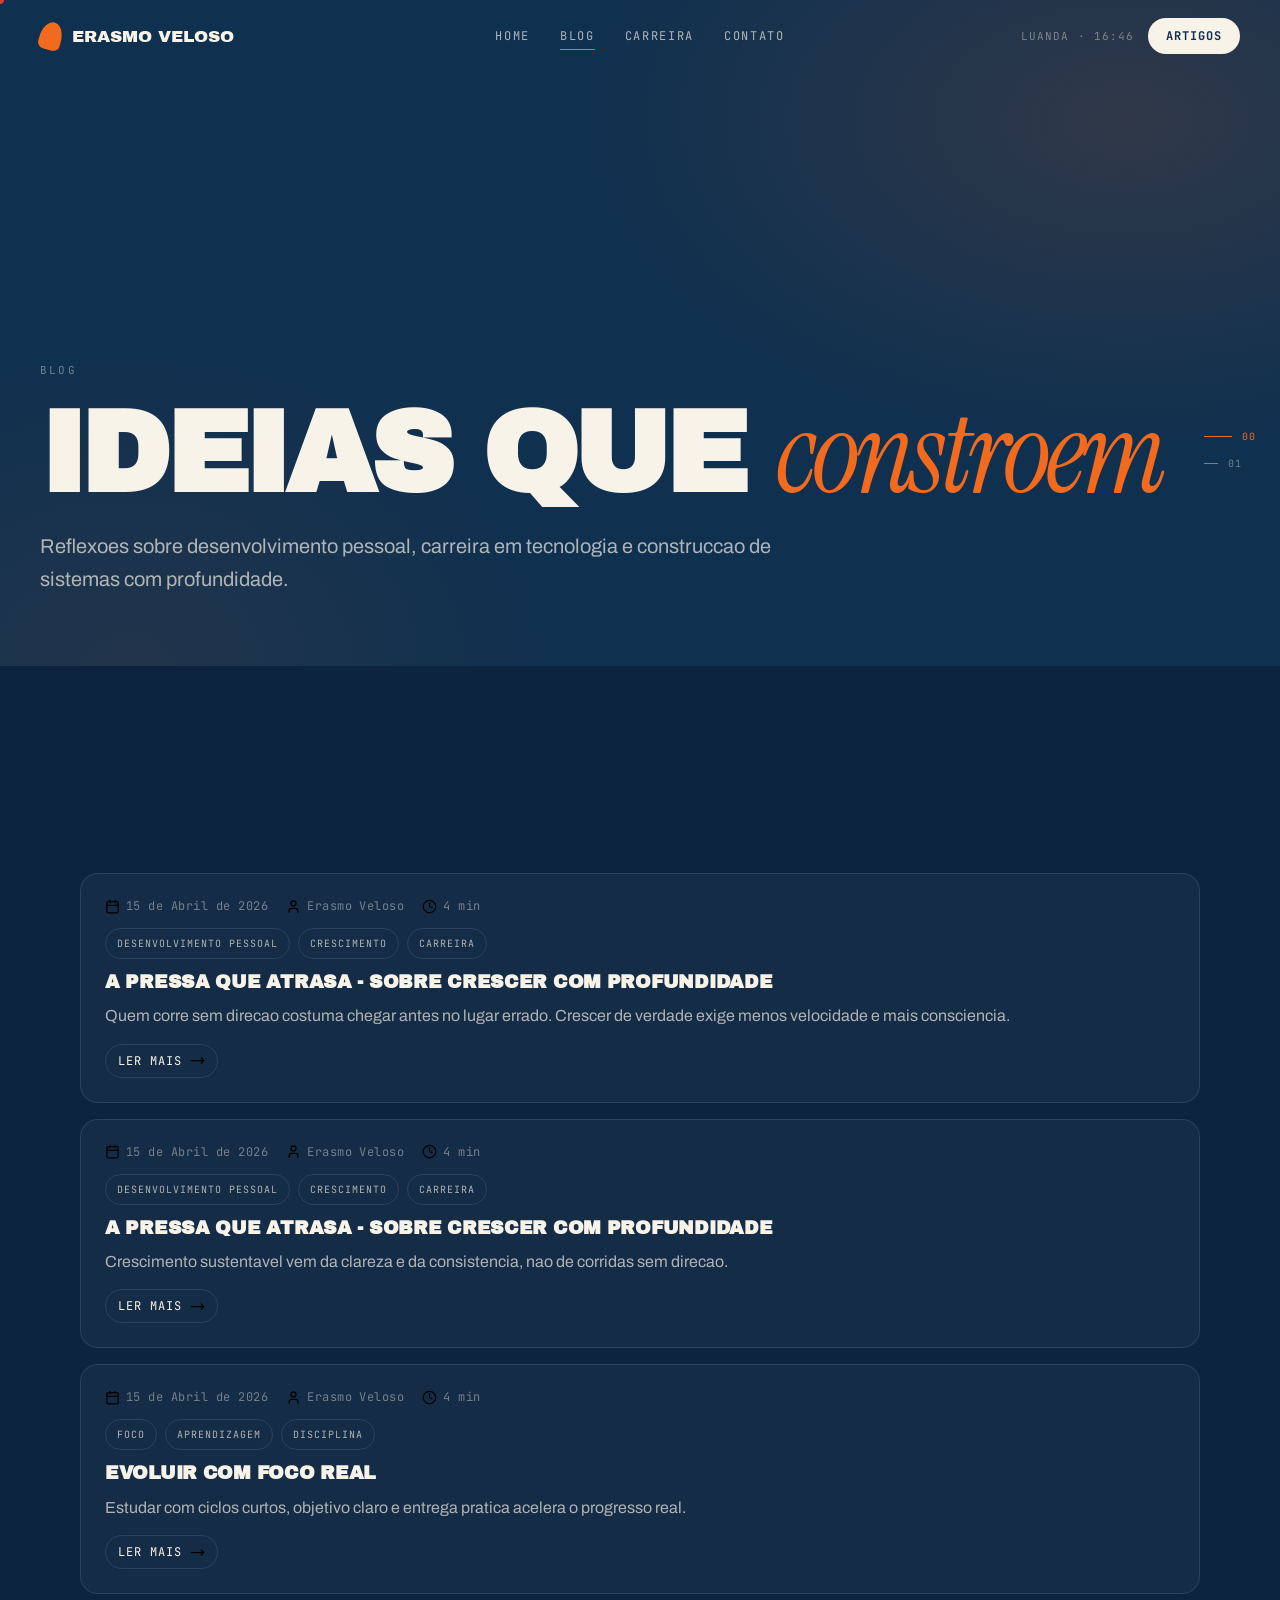
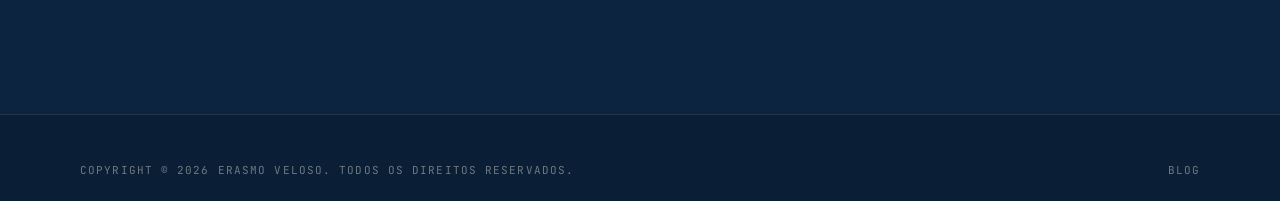
<file: pages/blog.html>
<!doctype html>
<html lang="pt">
  <head>
    <meta charset="UTF-8" />
    <meta name="viewport" content="width=device-width, initial-scale=1.0" />
    <title>Erasmo Veloso | Blog</title>
    <link rel="preconnect" href="https://fonts.googleapis.com" />
    <link rel="preconnect" href="https://fonts.gstatic.com" crossorigin />
    <link
      href="https://fonts.googleapis.com/css2?family=Archivo+Black&family=Archivo:wght@300;400;500;600;700;800;900&family=Instrument+Serif:ital@0;1&family=JetBrains+Mono:wght@400;500;600&display=swap"
      rel="stylesheet"
    />
    <link rel="stylesheet" href="layout.css" />
  </head>
  <body>
    <div class="cursor" id="cursor"></div>
    <div class="progress-wrap"><div class="progress" id="progress"></div></div>

    <nav class="top" id="nav">
      <a href="../index.html" class="brand"
        ><span class="brand-mark"></span>Erasmo Veloso</a
      >
      <div class="links">
        <a href="../index.html">Home</a>
        <a href="blog.html" class="active">Blog</a>
        <a href="carreira.html">Carreira</a>
        <a href="contato.html">Contato</a>
      </div>
      <div class="end">
        <span class="time" id="clock">LUANDA · --:--</span>
        <a href="#lista" class="cta-small">Artigos</a>
      </div>
    </nav>

    <div class="side-index">
      <a href="#hero" data-for="hero"><span class="tick"></span>00</a>
      <a href="#lista" data-for="lista"><span class="tick"></span>01</a>
    </div>

    <section class="hero-page" id="hero">
      <div class="hero-grid rev">
        <span class="eyebrow">Blog</span>
        <h1>Ideias que <span class="ser">constroem</span></h1>
        <p class="lead">
          Reflexoes sobre desenvolvimento pessoal, carreira em tecnologia e
          construccao de sistemas com profundidade.
        </p>
      </div>
    </section>

    <section class="page-section" id="lista">
      <div class="wrap">
        <div class="chapter-head rev">
          <span class="num">CAP. 01</span>
          <span class="label">Artigos recentes</span>
          <span class="meta">[ leitura ]</span>
        </div>

        <div class="stack">
          <article class="card rev">
            <div class="meta-row">
              <span
                ><img src="../images/calendar.svg" alt="" /> 15 de Abril de
                2026</span
              >
              <span><img src="../images/user.svg" alt="" /> Erasmo Veloso</span>
              <span><img src="../images/clock.svg" alt="" /> 4 min</span>
            </div>
            <div class="tag-list">
              <span class="tag">desenvolvimento pessoal</span>
              <span class="tag">crescimento</span>
              <span class="tag">carreira</span>
            </div>
            <h3 style="margin-top: 14px">
              A pressa que atrasa - sobre crescer com profundidade
            </h3>
            <p>
              Quem corre sem direcao costuma chegar antes no lugar errado.
              Crescer de verdade exige menos velocidade e mais consciencia.
            </p>
            <a class="read-more" href="blog-detalhe.html"
              >Ler mais <img src="../images/move-right.svg" alt=""
            /></a>
          </article>

          <article class="card rev">
            <div class="meta-row">
              <span
                ><img src="../images/calendar.svg" alt="" /> 15 de Abril de
                2026</span
              >
              <span><img src="../images/user.svg" alt="" /> Erasmo Veloso</span>
              <span><img src="../images/clock.svg" alt="" /> 4 min</span>
            </div>
            <div class="tag-list">
              <span class="tag">desenvolvimento pessoal</span>
              <span class="tag">crescimento</span>
              <span class="tag">carreira</span>
            </div>
            <h3 style="margin-top: 14px">
              A pressa que atrasa - sobre crescer com profundidade
            </h3>
            <p>
              Crescimento sustentavel vem da clareza e da consistencia, nao de
              corridas sem direcao.
            </p>
            <a class="read-more" href="blog-detalhe.html"
              >Ler mais <img src="../images/move-right.svg" alt=""
            /></a>
          </article>

          <article class="card rev">
            <div class="meta-row">
              <span
                ><img src="../images/calendar.svg" alt="" /> 15 de Abril de
                2026</span
              >
              <span><img src="../images/user.svg" alt="" /> Erasmo Veloso</span>
              <span><img src="../images/clock.svg" alt="" /> 4 min</span>
            </div>
            <div class="tag-list">
              <span class="tag">foco</span>
              <span class="tag">aprendizagem</span>
              <span class="tag">disciplina</span>
            </div>
            <h3 style="margin-top: 14px">Evoluir com foco real</h3>
            <p>
              Estudar com ciclos curtos, objetivo claro e entrega pratica
              acelera o progresso real.
            </p>
            <a class="read-more" href="blog-detalhe.html"
              >Ler mais <img src="../images/move-right.svg" alt=""
            /></a>
          </article>
        </div>
      </div>
    </section>

    <footer class="footer">
      <div class="wrap">
        <div class="footer-note">
          <span
            >Copyright © 2026 Erasmo Veloso. Todos os direitos reservados.</span
          >
          <span>Blog</span>
        </div>
      </div>
    </footer>

    <script src="layout.js"></script>
  </body>
</html>
</file>
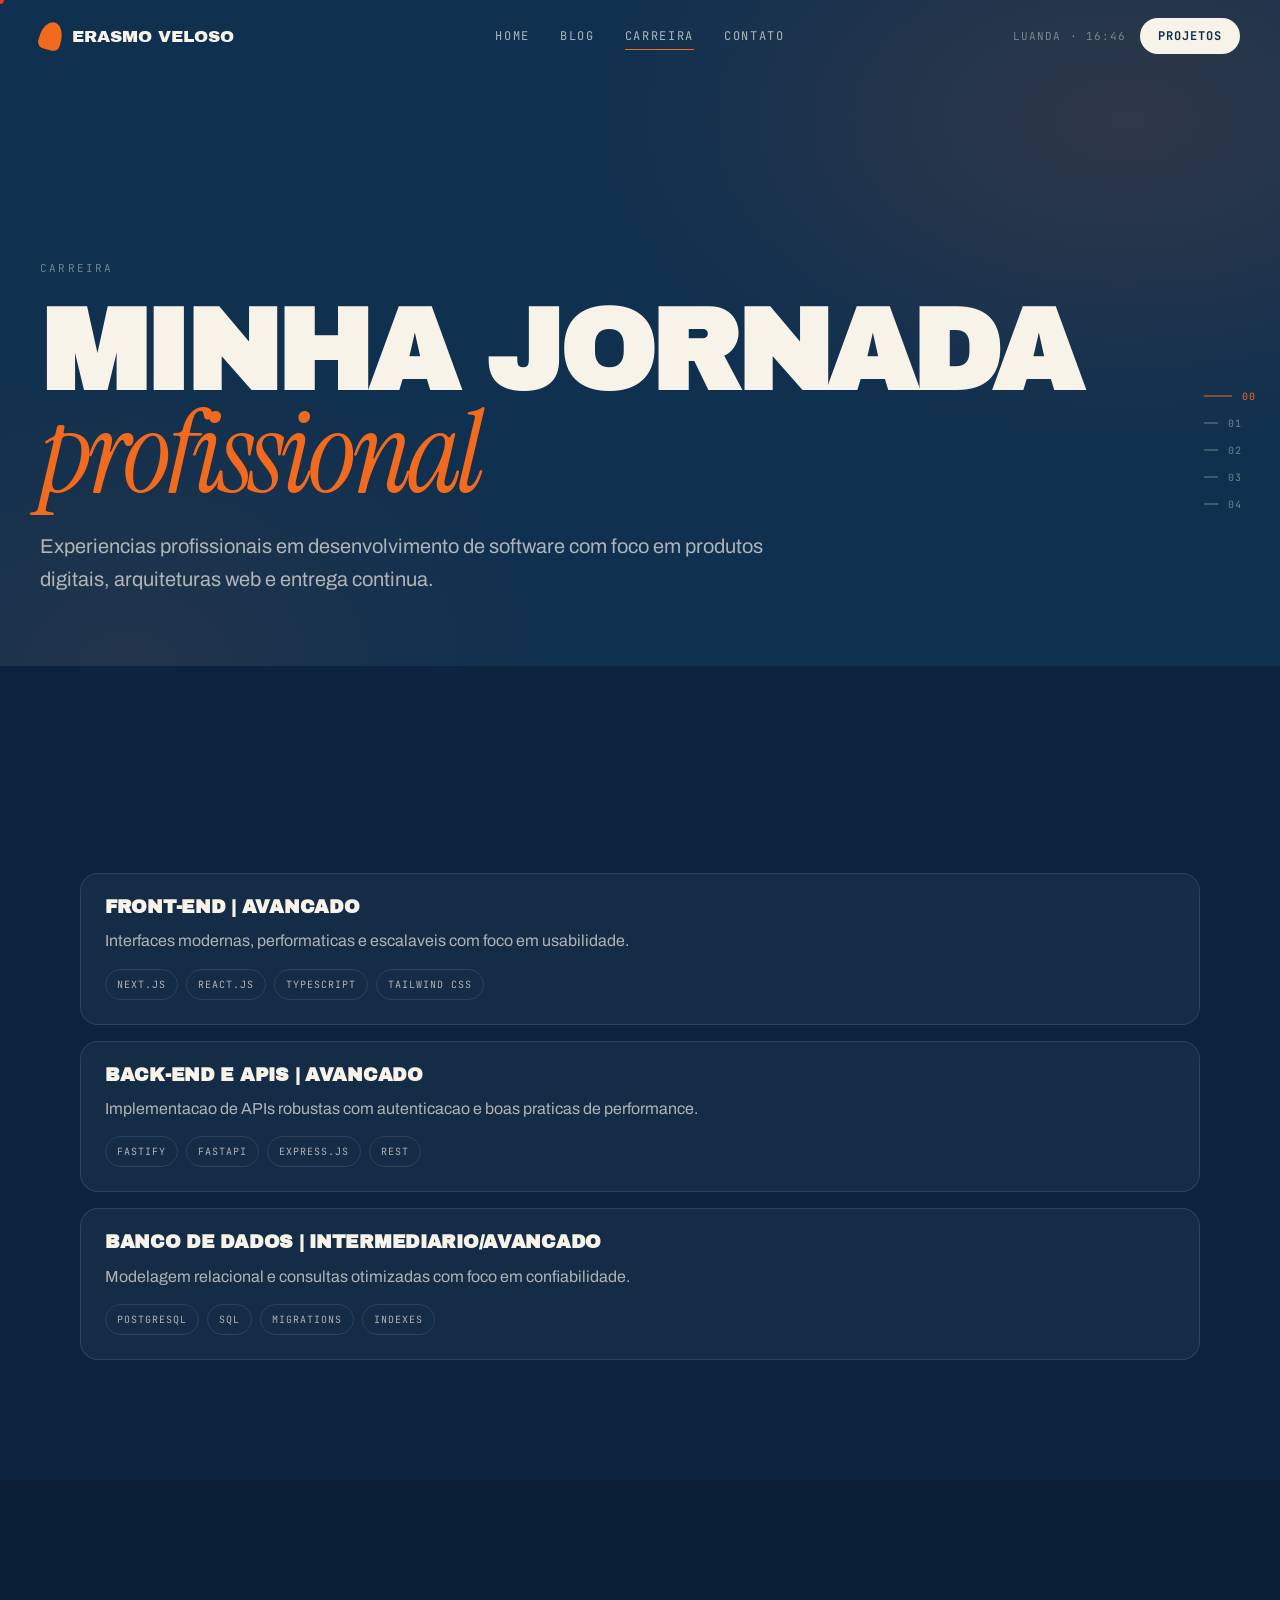
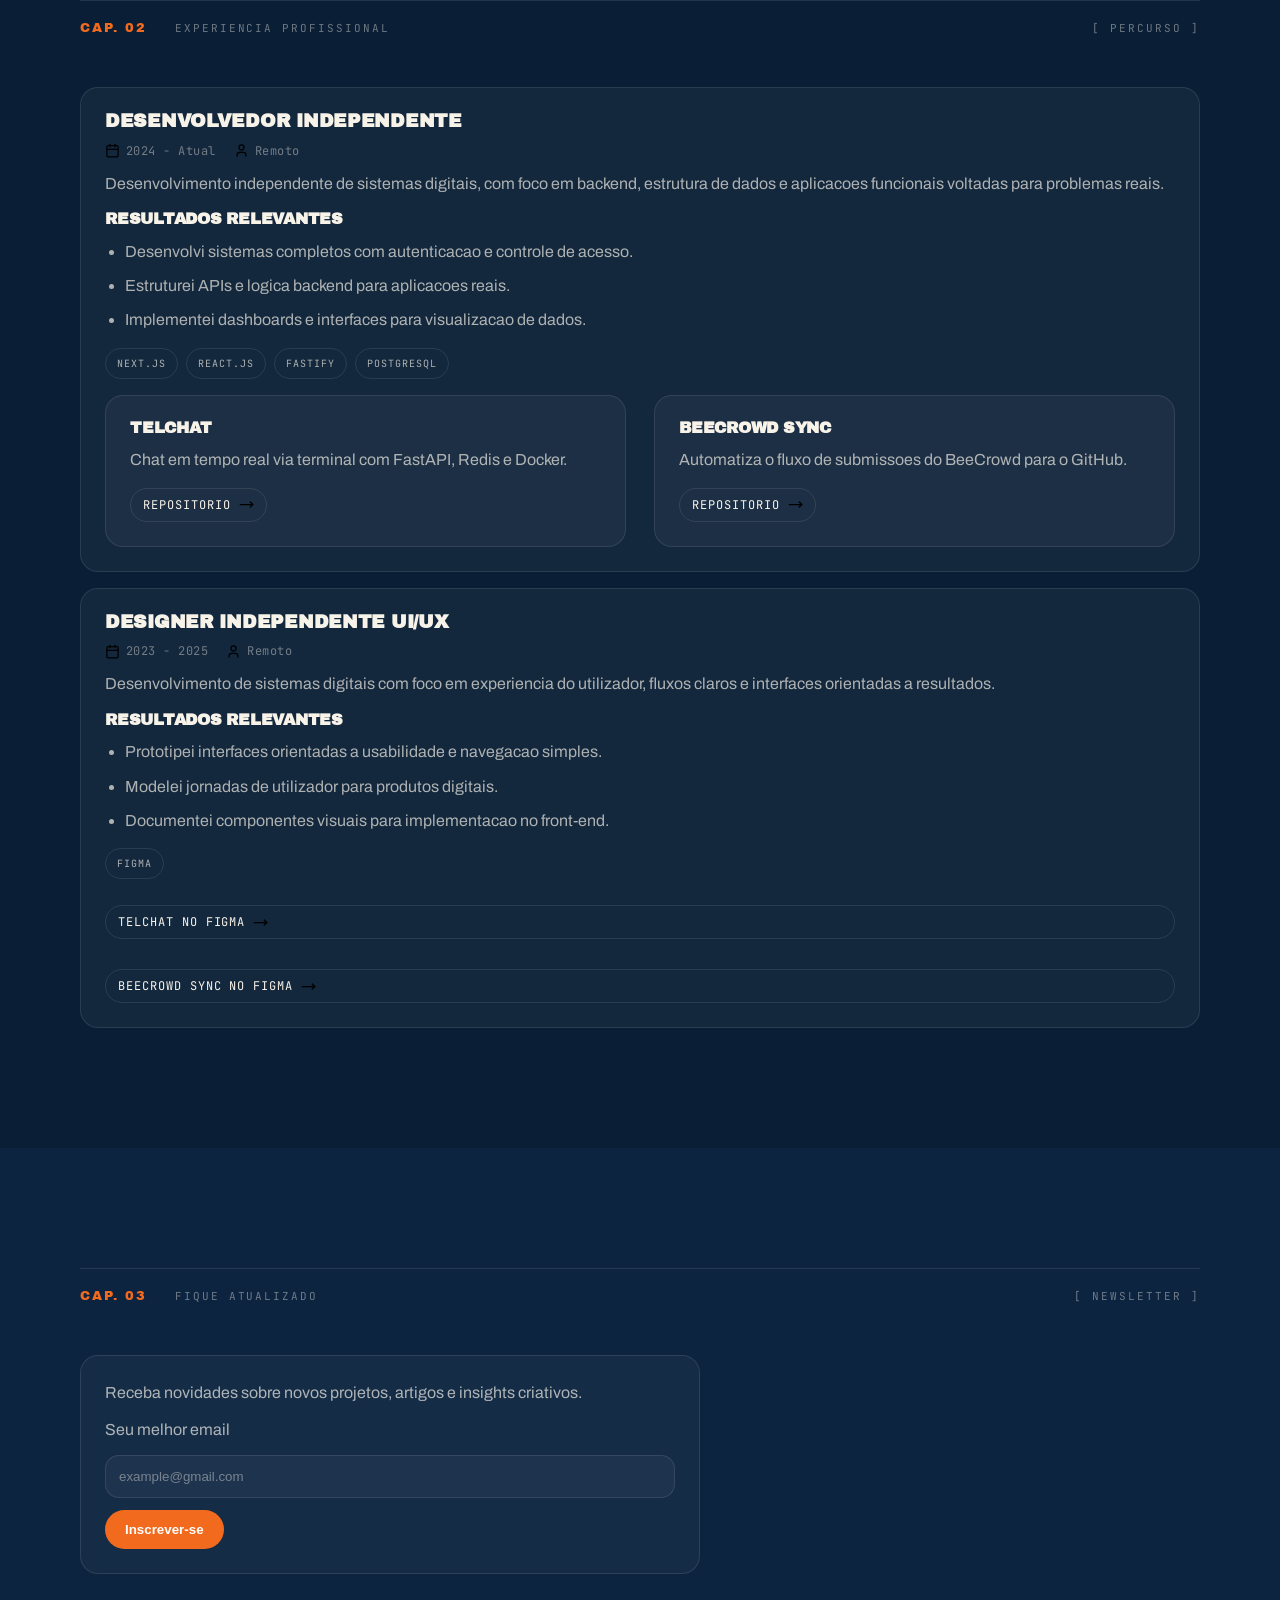
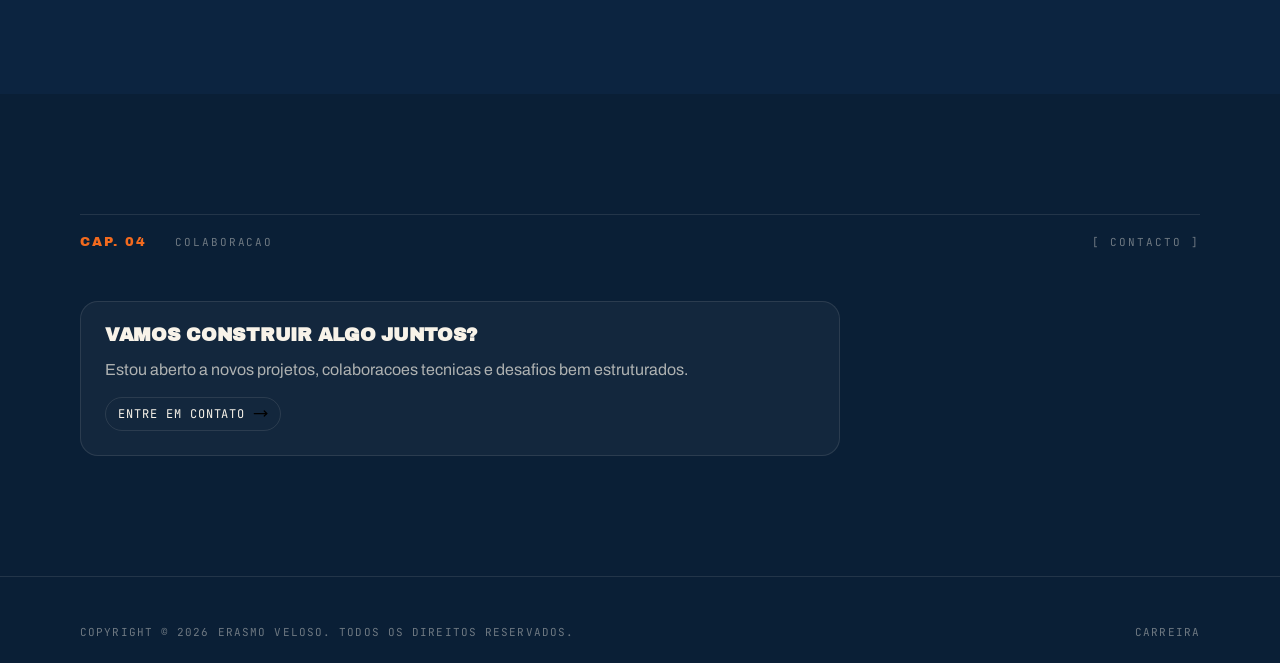
<file: pages/carreira.html>
<!doctype html>
<html lang="pt">
  <head>
    <meta charset="UTF-8" />
    <meta name="viewport" content="width=device-width, initial-scale=1.0" />
    <title>Erasmo Veloso | Carreira</title>
    <link rel="preconnect" href="https://fonts.googleapis.com" />
    <link rel="preconnect" href="https://fonts.gstatic.com" crossorigin />
    <link
      href="https://fonts.googleapis.com/css2?family=Archivo+Black&family=Archivo:wght@300;400;500;600;700;800;900&family=Instrument+Serif:ital@0;1&family=JetBrains+Mono:wght@400;500;600&display=swap"
      rel="stylesheet"
    />
    <link rel="stylesheet" href="layout.css" />
  </head>
  <body>
    <div class="cursor" id="cursor"></div>
    <div class="progress-wrap"><div class="progress" id="progress"></div></div>

    <nav class="top" id="nav">
      <a href="../index.html" class="brand"
        ><span class="brand-mark"></span>Erasmo Veloso</a
      >
      <div class="links">
        <a href="../index.html">Home</a>
        <a href="blog.html">Blog</a>
        <a href="carreira.html" class="active">Carreira</a>
        <a href="contato.html">Contato</a>
      </div>
      <div class="end">
        <span class="time" id="clock">LUANDA · --:--</span>
        <a href="#contato" class="cta-small">Projetos</a>
      </div>
    </nav>

    <div class="side-index">
      <a href="#hero" data-for="hero"><span class="tick"></span>00</a>
      <a href="#skills" data-for="skills"><span class="tick"></span>01</a>
      <a href="#xp" data-for="xp"><span class="tick"></span>02</a>
      <a href="#news" data-for="news"><span class="tick"></span>03</a>
      <a href="#contato" data-for="contato"><span class="tick"></span>04</a>
    </div>

    <section class="hero-page" id="hero">
      <div class="hero-grid rev">
        <span class="eyebrow">Carreira</span>
        <h1>Minha jornada <span class="ser">profissional</span></h1>
        <p class="lead">
          Experiencias profissionais em desenvolvimento de software com foco em
          produtos digitais, arquiteturas web e entrega continua.
        </p>
      </div>
    </section>

    <section class="page-section" id="skills">
      <div class="wrap">
        <div class="chapter-head rev">
          <span class="num">CAP. 01</span>
          <span class="label">Competencias principais</span>
          <span class="meta">[ stack ]</span>
        </div>
        <div class="stack">
          <article class="card rev">
            <h3>Front-end | Avancado</h3>
            <p>
              Interfaces modernas, performaticas e escalaveis com foco em
              usabilidade.
            </p>
            <div class="tag-list">
              <span class="tag">Next.js</span><span class="tag">React.js</span
              ><span class="tag">TypeScript</span
              ><span class="tag">Tailwind CSS</span>
            </div>
          </article>
          <article class="card rev">
            <h3>Back-end e APIs | Avancado</h3>
            <p>
              Implementacao de APIs robustas com autenticacao e boas praticas de
              performance.
            </p>
            <div class="tag-list">
              <span class="tag">Fastify</span><span class="tag">FastAPI</span
              ><span class="tag">Express.js</span><span class="tag">REST</span>
            </div>
          </article>
          <article class="card rev">
            <h3>Banco de Dados | Intermediario/Avancado</h3>
            <p>
              Modelagem relacional e consultas otimizadas com foco em
              confiabilidade.
            </p>
            <div class="tag-list">
              <span class="tag">PostgreSQL</span><span class="tag">SQL</span
              ><span class="tag">Migrations</span
              ><span class="tag">Indexes</span>
            </div>
          </article>
        </div>
      </div>
    </section>

    <section class="page-section alt" id="xp">
      <div class="wrap">
        <div class="chapter-head rev">
          <span class="num">CAP. 02</span>
          <span class="label">Experiencia profissional</span>
          <span class="meta">[ percurso ]</span>
        </div>
        <div class="stack">
          <article class="card rev">
            <h3>Desenvolvedor Independente</h3>
            <div class="meta-row">
              <span
                ><img src="../images/calendar.svg" alt="" /> 2024 - Atual</span
              >
              <span><img src="../images/user.svg" alt="" /> Remoto</span>
            </div>
            <p>
              Desenvolvimento independente de sistemas digitais, com foco em
              backend, estrutura de dados e aplicacoes funcionais voltadas para
              problemas reais.
            </p>
            <h4 style="margin-top: 14px">Resultados relevantes</h4>
            <ul>
              <li>
                Desenvolvi sistemas completos com autenticacao e controle de
                acesso.
              </li>
              <li>Estruturei APIs e logica backend para aplicacoes reais.</li>
              <li>
                Implementei dashboards e interfaces para visualizacao de dados.
              </li>
            </ul>
            <div class="tag-list">
              <span class="tag">Next.js</span><span class="tag">React.js</span
              ><span class="tag">Fastify</span
              ><span class="tag">PostgreSQL</span>
            </div>
            <div class="grid-2" style="margin-top: 16px">
              <div class="card">
                <h4>TelChat</h4>
                <p>
                  Chat em tempo real via terminal com FastAPI, Redis e Docker.
                </p>
                <a
                  class="read-more"
                  href="https://github.com/Erasmo-Veloso/telchat"
                  target="_blank"
                  rel="noopener noreferrer"
                  >Repositorio <img src="../images/move-right.svg" alt=""
                /></a>
              </div>
              <div class="card">
                <h4>BeeCrowd Sync</h4>
                <p>
                  Automatiza o fluxo de submissoes do BeeCrowd para o GitHub.
                </p>
                <a
                  class="read-more"
                  href="https://github.com/Erasmo-Veloso/BeeCrowd-Sync"
                  target="_blank"
                  rel="noopener noreferrer"
                  >Repositorio <img src="../images/move-right.svg" alt=""
                /></a>
              </div>
            </div>
          </article>

          <article class="card rev">
            <h3>Designer Independente UI/UX</h3>
            <div class="meta-row">
              <span
                ><img src="../images/calendar.svg" alt="" /> 2023 - 2025</span
              >
              <span><img src="../images/user.svg" alt="" /> Remoto</span>
            </div>
            <p>
              Desenvolvimento de sistemas digitais com foco em experiencia do
              utilizador, fluxos claros e interfaces orientadas a resultados.
            </p>
            <h4 style="margin-top: 14px">Resultados relevantes</h4>
            <ul>
              <li>
                Prototipei interfaces orientadas a usabilidade e navegacao
                simples.
              </li>
              <li>Modelei jornadas de utilizador para produtos digitais.</li>
              <li>
                Documentei componentes visuais para implementacao no front-end.
              </li>
            </ul>
            <div class="tag-list"><span class="tag">Figma</span></div>
            <div style="margin-top: 12px" class="stack">
              <a
                class="read-more"
                href="https://www.figma.com/design/ZuGAGEuex2JxR7hNBOdGSz/ChatTUI?node-id=0-1&t=qb61VruI9XjuIbHe-1"
                target="_blank"
                rel="noopener noreferrer"
                >TelChat no Figma <img src="../images/move-right.svg" alt=""
              /></a>
              <a
                class="read-more"
                href="https://www.figma.com/design/gkEAty7E8rKWz6Dd1vtPpF/SynkCP?node-id=0-1&t=6xNehc8kz7HcmorI-1"
                target="_blank"
                rel="noopener noreferrer"
                >BeeCrowd Sync no Figma
                <img src="../images/move-right.svg" alt=""
              /></a>
            </div>
          </article>
        </div>
      </div>
    </section>

    <section class="page-section" id="news">
      <div class="wrap">
        <div class="chapter-head rev">
          <span class="num">CAP. 03</span>
          <span class="label">Fique atualizado</span>
          <span class="meta">[ newsletter ]</span>
        </div>
        <div class="card rev" style="max-width: 620px">
          <p>
            Receba novidades sobre novos projetos, artigos e insights criativos.
          </p>
          <form action="" style="margin-top: 10px">
            <label for="email">Seu melhor email</label>
            <input
              type="email"
              id="email"
              name="email"
              placeholder="example@gmail.com"
              required
            />
            <input type="submit" value="Inscrever-se" />
          </form>
        </div>
      </div>
    </section>

    <section class="page-section alt" id="contato">
      <div class="wrap">
        <div class="chapter-head rev">
          <span class="num">CAP. 04</span>
          <span class="label">Colaboracao</span>
          <span class="meta">[ contacto ]</span>
        </div>
        <div class="card rev" style="max-width: 760px">
          <h3>Vamos construir algo juntos?</h3>
          <p>
            Estou aberto a novos projetos, colaboracoes tecnicas e desafios bem
            estruturados.
          </p>
          <a class="read-more" href="mailto:erasmo@veloso.com"
            >Entre em contato <img src="../images/move-right.svg" alt=""
          /></a>
        </div>
      </div>
    </section>

    <footer class="footer">
      <div class="wrap">
        <div class="footer-note">
          <span
            >Copyright © 2026 Erasmo Veloso. Todos os direitos reservados.</span
          >
          <span>Carreira</span>
        </div>
      </div>
    </footer>

    <script src="layout.js"></script>
  </body>
</html>
</file>
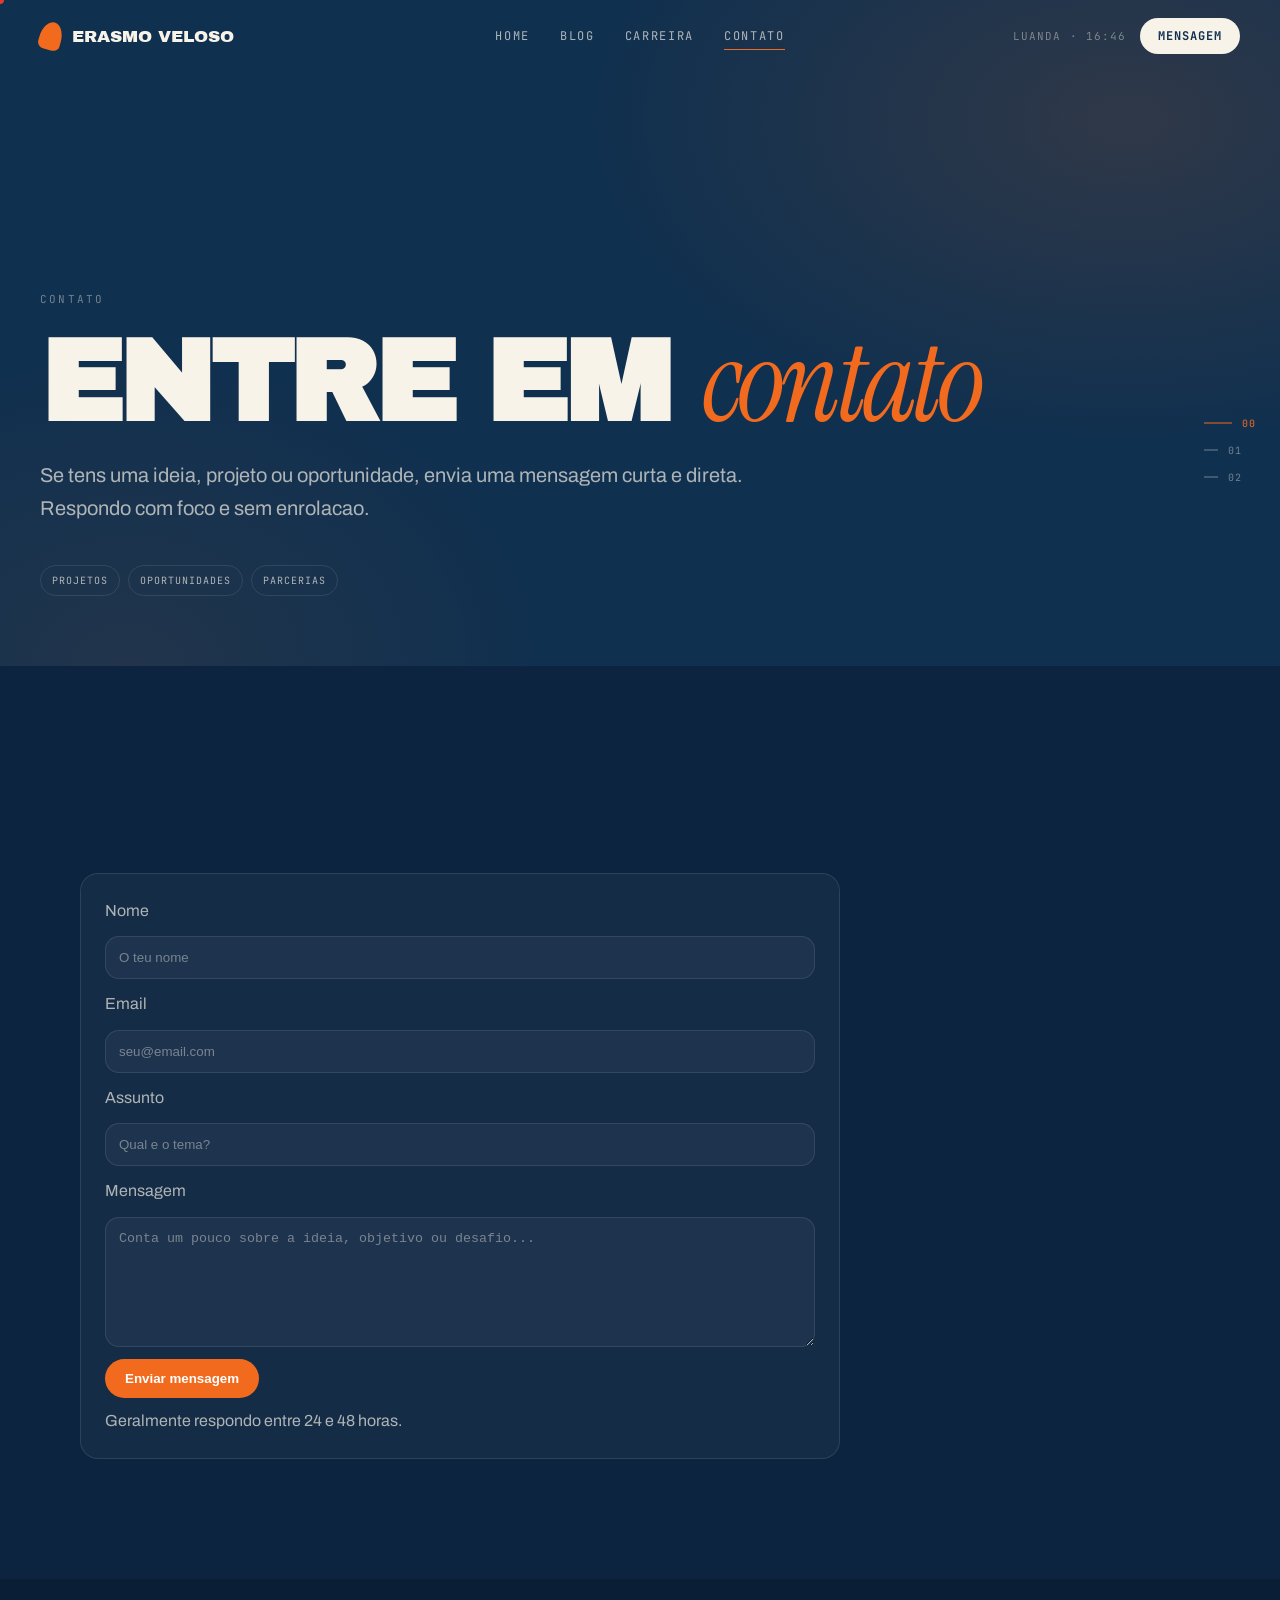
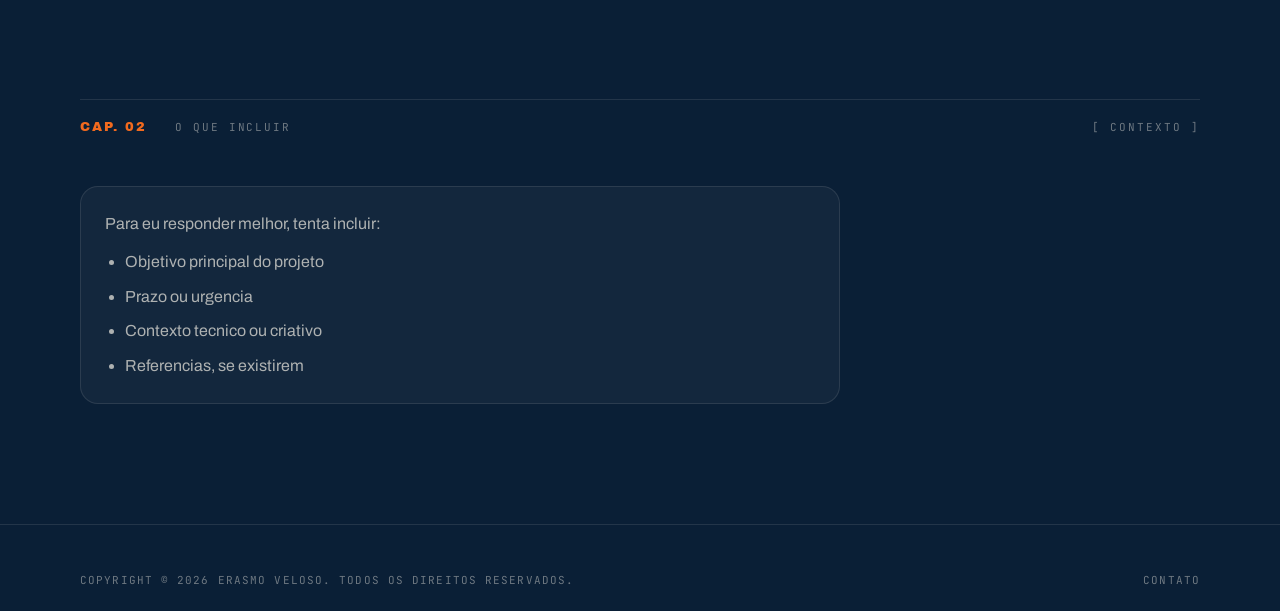
<file: pages/contato.html>
<!doctype html>
<html lang="pt">
  <head>
    <meta charset="UTF-8" />
    <meta name="viewport" content="width=device-width, initial-scale=1.0" />
    <title>Erasmo Veloso | Contato</title>
    <link rel="preconnect" href="https://fonts.googleapis.com" />
    <link rel="preconnect" href="https://fonts.gstatic.com" crossorigin />
    <link
      href="https://fonts.googleapis.com/css2?family=Archivo+Black&family=Archivo:wght@300;400;500;600;700;800;900&family=Instrument+Serif:ital@0;1&family=JetBrains+Mono:wght@400;500;600&display=swap"
      rel="stylesheet"
    />
    <link rel="stylesheet" href="layout.css" />
  </head>
  <body>
    <div class="cursor" id="cursor"></div>
    <div class="progress-wrap"><div class="progress" id="progress"></div></div>

    <nav class="top" id="nav">
      <a href="../index.html" class="brand"
        ><span class="brand-mark"></span>Erasmo Veloso</a
      >
      <div class="links">
        <a href="../index.html">Home</a>
        <a href="blog.html">Blog</a>
        <a href="carreira.html">Carreira</a>
        <a href="contato.html" class="active">Contato</a>
      </div>
      <div class="end">
        <span class="time" id="clock">LUANDA · --:--</span>
        <a href="#formulario" class="cta-small">Mensagem</a>
      </div>
    </nav>

    <div class="side-index">
      <a href="#hero" data-for="hero"><span class="tick"></span>00</a>
      <a href="#formulario" data-for="formulario"
        ><span class="tick"></span>01</a
      >
      <a href="#dicas" data-for="dicas"><span class="tick"></span>02</a>
    </div>

    <section class="hero-page" id="hero">
      <div class="hero-grid rev">
        <span class="eyebrow">Contato</span>
        <h1>Entre em <span class="ser">contato</span></h1>
        <p class="lead">
          Se tens uma ideia, projeto ou oportunidade, envia uma mensagem curta e
          direta. Respondo com foco e sem enrolacao.
        </p>
        <div class="tag-list">
          <span class="tag">Projetos</span>
          <span class="tag">Oportunidades</span>
          <span class="tag">Parcerias</span>
        </div>
      </div>
    </section>

    <section class="page-section" id="formulario">
      <div class="wrap">
        <div class="chapter-head rev">
          <span class="num">CAP. 01</span>
          <span class="label">Formulario</span>
          <span class="meta">[ mensagem ]</span>
        </div>
        <div class="card rev" style="max-width: 760px">
          <form action="">
            <label for="name">Nome</label>
            <input
              type="text"
              id="name"
              name="name"
              placeholder="O teu nome"
              required
            />

            <label for="email">Email</label>
            <input
              type="email"
              id="email"
              name="email"
              placeholder="seu@email.com"
              required
            />

            <label for="subject">Assunto</label>
            <input
              type="text"
              id="subject"
              name="subject"
              placeholder="Qual e o tema?"
              required
            />

            <label for="message">Mensagem</label>
            <textarea
              id="message"
              name="message"
              rows="6"
              placeholder="Conta um pouco sobre a ideia, objetivo ou desafio..."
              required
            ></textarea>

            <input type="submit" value="Enviar mensagem" />
          </form>
          <p style="margin-top: 10px">
            Geralmente respondo entre 24 e 48 horas.
          </p>
        </div>
      </div>
    </section>

    <section class="page-section alt" id="dicas">
      <div class="wrap">
        <div class="chapter-head rev">
          <span class="num">CAP. 02</span>
          <span class="label">O que incluir</span>
          <span class="meta">[ contexto ]</span>
        </div>
        <div class="card rev" style="max-width: 760px">
          <p>Para eu responder melhor, tenta incluir:</p>
          <ul style="margin-top: 12px">
            <li>Objetivo principal do projeto</li>
            <li>Prazo ou urgencia</li>
            <li>Contexto tecnico ou criativo</li>
            <li>Referencias, se existirem</li>
          </ul>
        </div>
      </div>
    </section>

    <footer class="footer">
      <div class="wrap">
        <div class="footer-note">
          <span
            >Copyright © 2026 Erasmo Veloso. Todos os direitos reservados.</span
          >
          <span>Contato</span>
        </div>
      </div>
    </footer>

    <script src="layout.js"></script>
  </body>
</html>
</file>
<file: pages/layout.css>
:root {
  --navy-0: #0c2440;
  --navy: #10304f;
  --navy-2: #0a1f36;
  --navy-3: #183a5d;
  --orange: #f26a1e;
  --orange-2: #ff7a2b;
  --orange-glow: rgba(242, 106, 30, 0.35);
  --ink: #f8f3e9;
  --ink-dim: rgba(248, 243, 233, 0.68);
  --ink-muted: rgba(248, 243, 233, 0.42);
  --rule: rgba(248, 243, 233, 0.1);
  --rule-soft: rgba(248, 243, 233, 0.06);
  --ease: cubic-bezier(0.2, 0.8, 0.2, 1);
  --ease-out: cubic-bezier(0.16, 1, 0.3, 1);
}

* {
  box-sizing: border-box;
  margin: 0;
  padding: 0;
}

html {
  scroll-behavior: smooth;
}

body {
  background: var(--navy);
  color: var(--ink);
  font-family: "Archivo", system-ui, sans-serif;
  overflow-x: hidden;
}

a {
  color: inherit;
  text-decoration: none;
}

.wrap {
  max-width: 1280px;
  margin: 0 auto;
  padding: 0 40px;
}

.cursor {
  position: fixed;
  top: 0;
  left: 0;
  width: 8px;
  height: 8px;
  border-radius: 50%;
  background: var(--orange);
  pointer-events: none;
  z-index: 9999;
  mix-blend-mode: difference;
  transform: translate(-50%, -50%);
  transition:
    width 0.25s var(--ease-out),
    height 0.25s var(--ease-out);
}

.cursor.big {
  width: 44px;
  height: 44px;
}

@media (hover: none), (max-width: 900px) {
  .cursor {
    display: none;
  }
}

.progress-wrap {
  position: fixed;
  top: 0;
  left: 0;
  right: 0;
  height: 2px;
  z-index: 60;
}

.progress {
  height: 100%;
  background: var(--orange);
  transform-origin: left;
  transform: scaleX(0);
}

nav.top {
  position: fixed;
  top: 0;
  left: 0;
  right: 0;
  z-index: 50;
  display: grid;
  grid-template-columns: 1fr auto 1fr;
  align-items: center;
  padding: 18px 40px;
  transition:
    background 0.4s var(--ease),
    backdrop-filter 0.4s;
}

nav.top.scrolled {
  background: rgba(10, 31, 54, 0.72);
  backdrop-filter: blur(16px) saturate(160%);
}

.brand {
  display: inline-flex;
  align-items: center;
  gap: 10px;
  font-family: "Archivo Black", sans-serif;
  font-size: 17px;
  text-transform: uppercase;
}

.brand-mark {
  width: 22px;
  height: 28px;
  background: var(--orange);
  border-radius: 60% 60% 40% 40% / 75% 75% 25% 25%;
  transform: rotate(16deg);
  transition: transform 0.3s var(--ease);
}

.brand:hover .brand-mark {
  transform: rotate(28deg);
}

nav .links {
  display: flex;
  gap: 30px;
  justify-content: center;
  font-size: 12px;
  font-family: "JetBrains Mono", monospace;
  letter-spacing: 0.14em;
  text-transform: uppercase;
  color: var(--ink-dim);
}

nav .links a {
  position: relative;
  padding: 6px 0;
}

nav .links a::after {
  content: "";
  position: absolute;
  left: 0;
  right: 0;
  bottom: 0;
  height: 1px;
  background: var(--orange);
  transform: scaleX(0);
  transform-origin: right;
  transition: transform 0.35s var(--ease);
}

nav .links a:hover::after,
nav .links a.active::after {
  transform: scaleX(1);
  transform-origin: left;
}

nav .end {
  justify-self: end;
  display: flex;
  align-items: center;
  gap: 14px;
}

.time {
  font-family: "JetBrains Mono", monospace;
  font-size: 11px;
  letter-spacing: 0.1em;
  color: var(--ink-muted);
}

.cta-small {
  padding: 10px 18px;
  border-radius: 999px;
  background: var(--ink);
  color: var(--navy);
  font-weight: 700;
  font-size: 12px;
  font-family: "JetBrains Mono", monospace;
  letter-spacing: 0.08em;
  text-transform: uppercase;
  transition: all 0.25s var(--ease);
}

.cta-small:hover {
  background: var(--orange);
  color: #fff;
  transform: translateY(-1px);
}

@media (max-width: 900px) {
  nav .links,
  .time {
    display: none;
  }

  nav.top {
    grid-template-columns: 1fr auto;
    padding: 14px 20px;
  }
}

.side-index {
  position: fixed;
  right: 24px;
  top: 50%;
  transform: translateY(-50%);
  z-index: 40;
  display: flex;
  flex-direction: column;
  gap: 14px;
  font-family: "JetBrains Mono", monospace;
  font-size: 10px;
  letter-spacing: 0.1em;
  color: var(--ink-muted);
}

.side-index a {
  display: flex;
  align-items: center;
  gap: 10px;
}

.side-index a .tick {
  width: 14px;
  height: 1px;
  background: currentColor;
  transition: width 0.3s var(--ease);
}

.side-index a.active {
  color: var(--orange);
}

.side-index a.active .tick {
  width: 28px;
}

@media (max-width: 980px) {
  .side-index {
    display: none;
  }
}

.hero-page {
  min-height: 74vh;
  display: flex;
  align-items: flex-end;
  padding: 120px 40px 70px;
  position: relative;
}

.hero-page::before {
  content: "";
  position: absolute;
  inset: 0;
  background:
    radial-gradient(
      900px 540px at 88% 18%,
      rgba(242, 106, 30, 0.14),
      transparent 60%
    ),
    radial-gradient(
      700px 520px at 10% 100%,
      rgba(242, 106, 30, 0.08),
      transparent 60%
    );
  pointer-events: none;
}

.hero-grid {
  width: 100%;
  max-width: 1280px;
  margin: 0 auto;
  position: relative;
  z-index: 2;
  display: grid;
  gap: 26px;
}

.eyebrow {
  font-family: "JetBrains Mono", monospace;
  font-size: 11px;
  letter-spacing: 0.2em;
  text-transform: uppercase;
  color: var(--ink-muted);
}

.hero-page h1 {
  font-family: "Archivo Black", sans-serif;
  text-transform: uppercase;
  line-height: 0.88;
  letter-spacing: -0.04em;
  font-size: clamp(56px, 9vw, 128px);
}

.hero-page h1 .ser {
  font-family: "Instrument Serif", serif;
  font-style: italic;
  font-weight: 400;
  text-transform: none;
  color: var(--orange);
}

.hero-page .lead {
  max-width: 760px;
  font-size: 20px;
  line-height: 1.65;
  color: var(--ink-dim);
}

.btn {
  display: inline-flex;
  align-items: center;
  gap: 12px;
  padding: 14px 24px;
  border-radius: 999px;
  font-size: 14px;
  font-weight: 700;
  transition: all 0.3s var(--ease);
}

.btn-primary {
  background: var(--orange);
  color: #fff;
  box-shadow: 0 18px 34px -10px var(--orange-glow);
}

.btn-primary:hover {
  transform: translateY(-2px);
  background: var(--orange-2);
}

.btn-ghost {
  border: 1px solid var(--rule);
  color: var(--ink);
}

.btn-ghost:hover {
  border-color: var(--ink);
  background: rgba(255, 255, 255, 0.04);
}

.page-section {
  padding: 120px 40px;
  background: var(--navy-0);
}

.page-section.alt {
  background: var(--navy-2);
}

.chapter-head {
  display: grid;
  grid-template-columns: auto 1fr auto;
  gap: 28px;
  align-items: baseline;
  border-top: 1px solid var(--rule);
  padding-top: 20px;
  margin-bottom: 52px;
}

.chapter-head .num {
  font-family: "Archivo Black", sans-serif;
  font-size: 13px;
  letter-spacing: 0.15em;
  color: var(--orange);
}

.chapter-head .label,
.chapter-head .meta {
  font-family: "JetBrains Mono", monospace;
  font-size: 11px;
  text-transform: uppercase;
  letter-spacing: 0.18em;
  color: var(--ink-muted);
}

.grid-2 {
  display: grid;
  grid-template-columns: 1fr 1fr;
  gap: 28px;
}

.stack {
  display: grid;
  gap: 16px;
}

.card {
  background: rgba(255, 255, 255, 0.04);
  border: 1px solid var(--rule);
  border-radius: 18px;
  padding: 24px;
  transition:
    transform 0.35s var(--ease),
    background 0.35s var(--ease),
    border-color 0.35s var(--ease);
}

.card:hover {
  transform: translateY(-4px);
  background: rgba(255, 255, 255, 0.06);
  border-color: rgba(242, 106, 30, 0.35);
}

.card h2,
.card h3,
.card h4 {
  font-family: "Archivo Black", sans-serif;
  text-transform: uppercase;
  line-height: 0.98;
  letter-spacing: -0.015em;
  margin-bottom: 12px;
}

.card p,
.card li,
.card label {
  color: var(--ink-dim);
  line-height: 1.65;
}

.tag-list {
  display: flex;
  flex-wrap: wrap;
  gap: 8px;
  margin-top: 14px;
}

.tag {
  border: 1px solid var(--rule);
  border-radius: 999px;
  padding: 8px 11px;
  font-size: 10px;
  letter-spacing: 0.1em;
  text-transform: uppercase;
  font-family: "JetBrains Mono", monospace;
  color: var(--ink-dim);
}

.meta-row {
  display: flex;
  flex-wrap: wrap;
  gap: 12px 18px;
  font-size: 12px;
  color: var(--ink-muted);
  font-family: "JetBrains Mono", monospace;
  letter-spacing: 0.04em;
  margin-bottom: 12px;
}

.meta-row span {
  display: inline-flex;
  align-items: center;
  gap: 6px;
}

.meta-row img,
.read-more img,
.back-link img {
  width: 15px;
  height: 15px;
}

.read-more,
.back-link {
  display: inline-flex;
  align-items: center;
  gap: 8px;
  margin-top: 14px;
  border: 1px solid var(--rule);
  border-radius: 999px;
  padding: 8px 12px;
  font-size: 12px;
  font-family: "JetBrains Mono", monospace;
  letter-spacing: 0.08em;
  text-transform: uppercase;
  color: var(--ink);
  transition: all 0.25s var(--ease);
}

.read-more:hover,
.back-link:hover {
  background: rgba(255, 255, 255, 0.08);
  border-color: rgba(242, 106, 30, 0.45);
}

ul,
ol {
  margin-left: 20px;
  display: grid;
  gap: 8px;
}

mark {
  background: rgba(242, 106, 30, 0.15);
  border: 1px solid rgba(242, 106, 30, 0.3);
  border-radius: 7px;
  color: #ffe6d2;
  padding: 3px 6px;
}

form {
  display: grid;
  gap: 12px;
}

input[type="text"],
input[type="email"],
textarea {
  width: 100%;
  border: 1px solid var(--rule);
  background: rgba(255, 255, 255, 0.04);
  color: var(--ink);
  border-radius: 14px;
  padding: 13px;
  outline: none;
}

input[type="text"]::placeholder,
input[type="email"]::placeholder,
textarea::placeholder {
  color: var(--ink-muted);
}

input[type="text"]:focus,
input[type="email"]:focus,
textarea:focus {
  border-color: var(--orange);
  box-shadow: 0 0 0 4px rgba(242, 106, 30, 0.18);
}

textarea {
  resize: vertical;
  min-height: 130px;
}

input[type="submit"] {
  width: fit-content;
  border: 0;
  background: var(--orange);
  color: #fff;
  border-radius: 999px;
  padding: 12px 20px;
  font-weight: 700;
  cursor: pointer;
  transition:
    transform 0.2s var(--ease),
    background 0.2s var(--ease);
}

input[type="submit"]:hover {
  transform: translateY(-1px);
  background: var(--orange-2);
}

.footer {
  background: var(--navy-2);
  border-top: 1px solid var(--rule);
  padding: 48px 40px 24px;
}

.footer-note {
  display: flex;
  justify-content: space-between;
  gap: 10px;
  color: var(--ink-muted);
  font-family: "JetBrains Mono", monospace;
  font-size: 11px;
  letter-spacing: 0.1em;
  text-transform: uppercase;
}

.rev {
  opacity: 0;
  transform: translateY(42px);
  transition:
    opacity 1s var(--ease-out),
    transform 1s var(--ease-out);
}

.rev.in {
  opacity: 1;
  transform: none;
}

@media (max-width: 980px) {
  .hero-page {
    padding: 100px 24px 56px;
    min-height: 62vh;
  }

  .page-section,
  .footer {
    padding-left: 24px;
    padding-right: 24px;
  }

  .grid-2 {
    grid-template-columns: 1fr;
  }

  .footer-note {
    flex-direction: column;
  }

  input[type="submit"] {
    width: 100%;
  }
}
</file>
